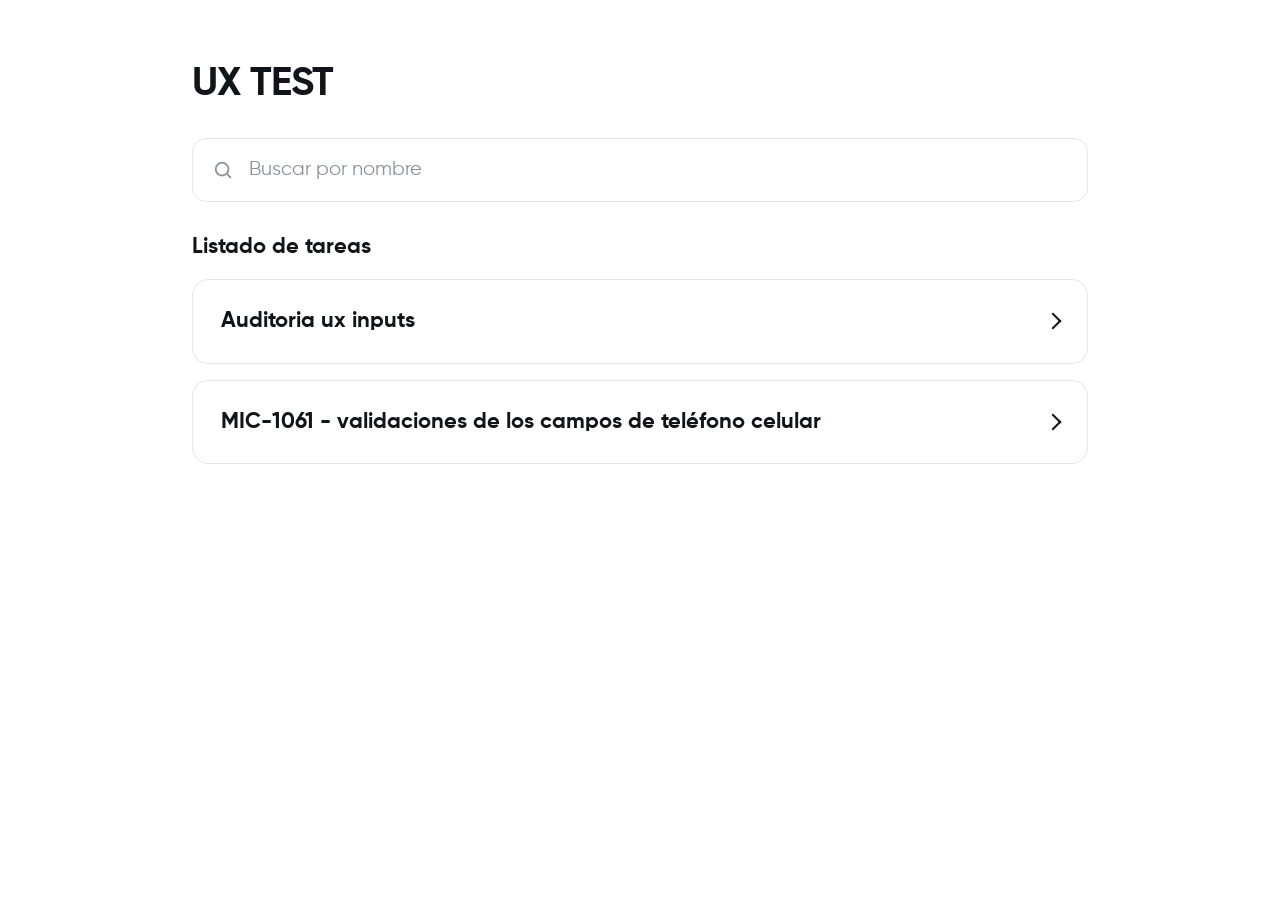
<file: index.html>
<!DOCTYPE html>
<html lang="es-AR">
<head>
<meta charset="utf-8"/>
<meta content="width=device-width, initial-scale=1" name="viewport"/>
<title>UX TEST</title>
<link rel="stylesheet" href="assets/app.css"/>
</head>
<body class="ux-shell">
<main class="ux-wrap">
<h1 class="ux-title">UX TEST</h1>
<div class="ux-search">
<svg class="ico" viewBox="0 0 24 24" fill="none" xmlns="http://www.w3.org/2000/svg"><circle cx="11" cy="11" r="7" stroke="currentColor" stroke-width="2"/><path d="M20 20l-3.2-3.2" stroke="currentColor" stroke-width="2" stroke-linecap="round"/></svg>
<input id="search" type="text" placeholder="Buscar por nombre" autocomplete="off" aria-label="Buscar por nombre"/>
</div>
<p class="ux-list-label">Listado de tareas</p>
<div class="ux-list" id="task-list">
<a class="ux-card" href="auditoria-ux-inputs/" data-name="Auditoria ux inputs"><span>Auditoria ux inputs</span><span class="chev"></span></a>
<a class="ux-card" href="mic-1061-telefono-celular/" data-name="MIC-1061 - validaciones de los campos de teléfono celular"><span>MIC-1061 - validaciones de los campos de teléfono celular</span><span class="chev"></span></a>
</div>
<p class="ux-empty" id="no-results" hidden>No hay tareas que coincidan con la búsqueda.</p>
</main>
<script>
(function(){
  var input = document.getElementById('search');
  var cards = Array.prototype.slice.call(document.querySelectorAll('#task-list .ux-card'));
  var empty = document.getElementById('no-results');
  function norm(s){ return (s||'').toLowerCase(); }
  input.addEventListener('input', function(){
    var q = norm(input.value.trim());
    var visible = 0;
    cards.forEach(function(c){
      var match = norm(c.getAttribute('data-name')).indexOf(q) !== -1;
      c.hidden = !match;
      if(match) visible++;
    });
    empty.hidden = visible !== 0;
  });
})();
</script>
</body>
</html>
</file>
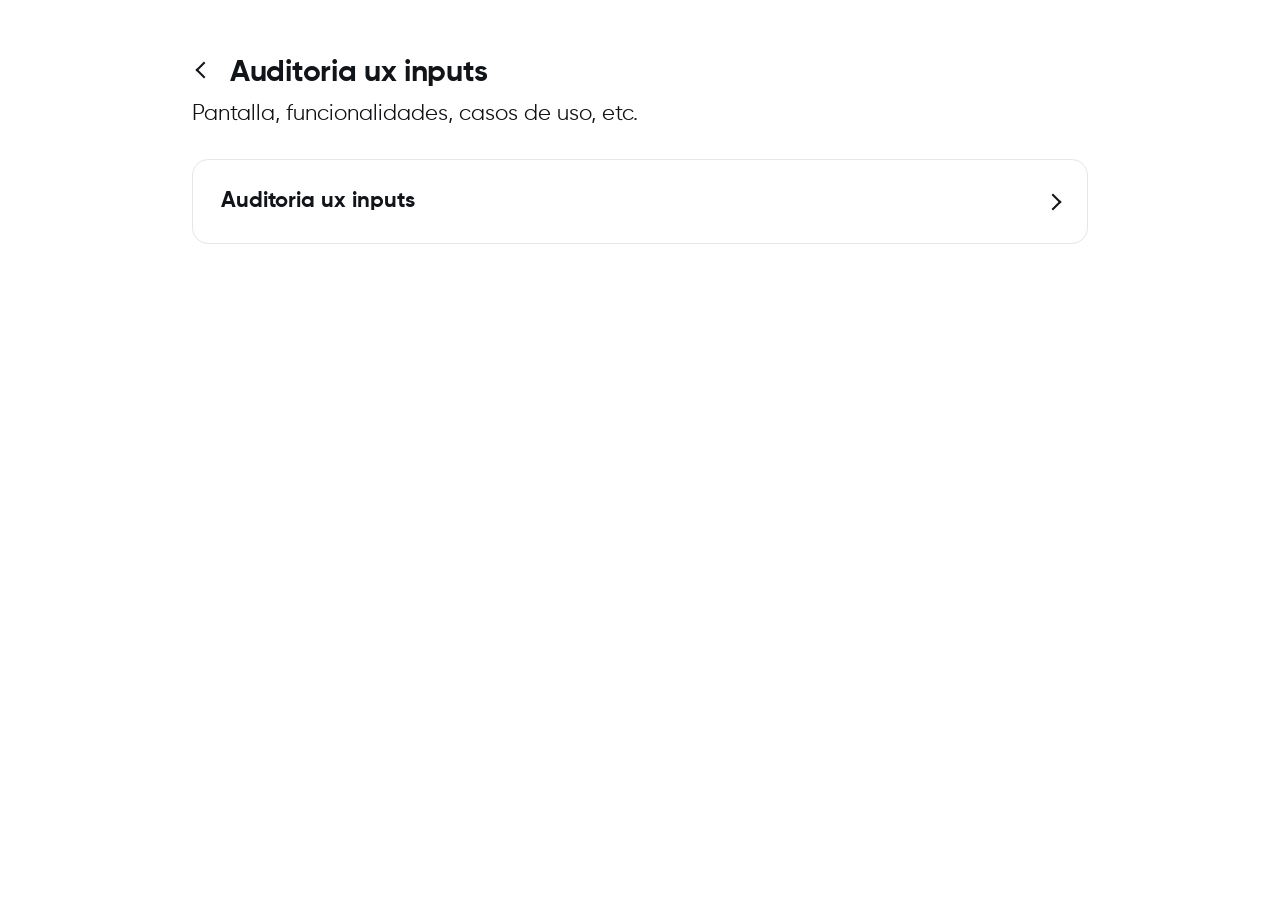
<file: auditoria-ux-inputs/index.html>
<!DOCTYPE html>
<html lang="es-AR">
<head>
<meta charset="utf-8"/>
<meta content="width=device-width, initial-scale=1" name="viewport"/>
<title>Auditoria ux inputs — UX TEST</title>
<link rel="stylesheet" href="../assets/app.css"/>
</head>
<body class="ux-shell">
<main class="ux-wrap">
<div class="ux-head">
<a class="ux-back" href="../" aria-label="Volver"><span class="chev left"></span></a>
<h1 class="ux-section-title">Auditoria ux inputs</h1>
</div>
<p class="ux-sub">Pantalla, funcionalidades, casos de uso, etc.</p>
<div class="ux-list">
<a class="ux-card" href="documento.html"><span>Auditoria ux inputs</span><span class="chev"></span></a>
</div>
</main>
</body>
</html>
</file>
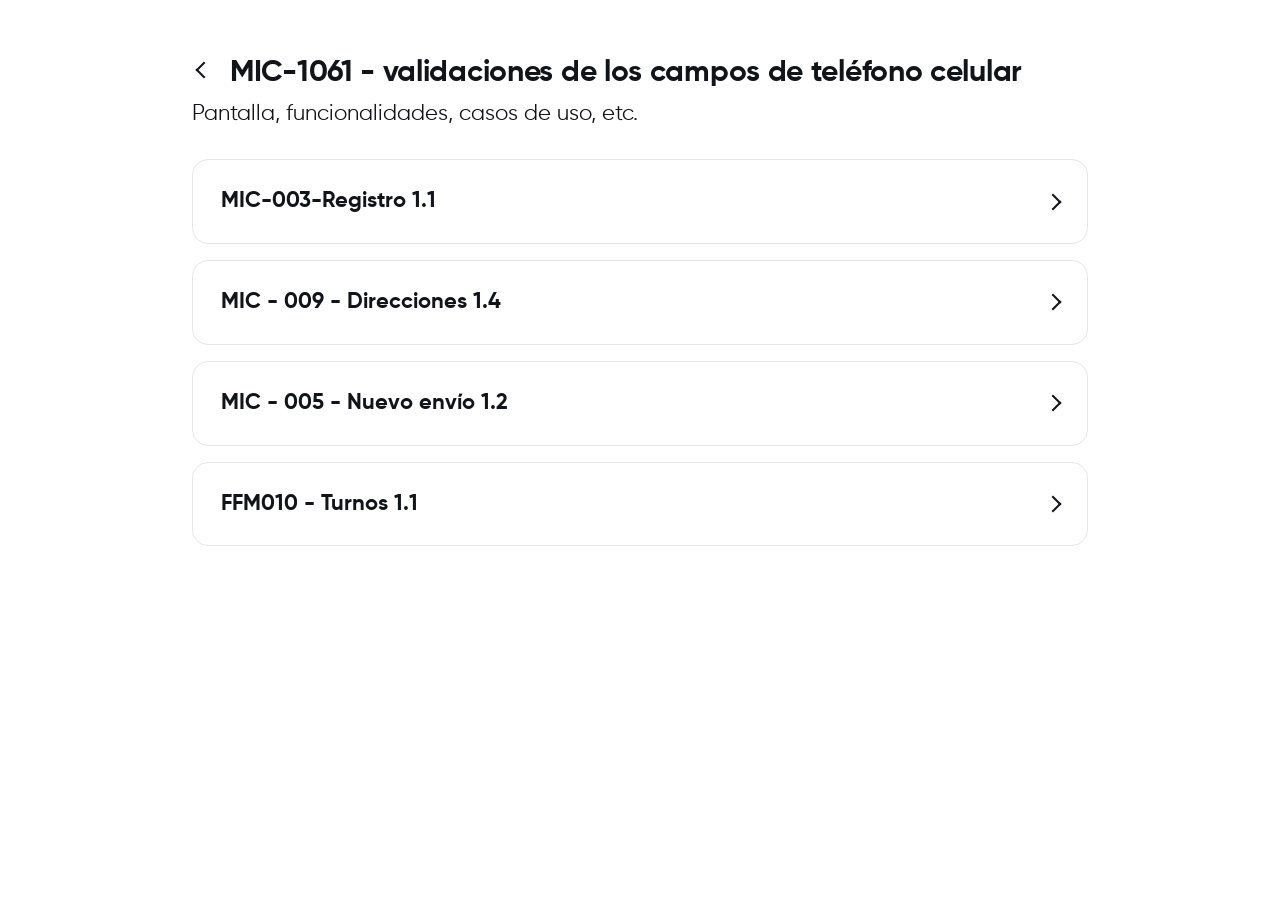
<file: mic-1061-telefono-celular/index.html>
<!DOCTYPE html>
<html lang="es-AR">
<head>
<meta charset="utf-8"/>
<meta content="width=device-width, initial-scale=1" name="viewport"/>
<title>MIC-1061 · Validaciones teléfono celular — UX TEST</title>
<link rel="stylesheet" href="../assets/app.css"/>
</head>
<body class="ux-shell">
<main class="ux-wrap">
<div class="ux-head">
<a class="ux-back" href="../" aria-label="Volver"><span class="chev left"></span></a>
<h1 class="ux-section-title">MIC-1061 - validaciones de los campos de teléfono celular</h1>
</div>
<p class="ux-sub">Pantalla, funcionalidades, casos de uso, etc.</p>
<div class="ux-list">
<a class="ux-card" href="mic-003-registro/"><span>MIC-003-Registro 1.1</span><span class="chev"></span></a>
<a class="ux-card" href="../screen.html#MIC%20-%20009%20-%20Direcciones%201.4"><span>MIC - 009 - Direcciones 1.4</span><span class="chev"></span></a>
<a class="ux-card" href="../screen.html#MIC%20-%20005%20-%20Nuevo%20env%C3%ADo%201.2"><span>MIC - 005 - Nuevo envío 1.2</span><span class="chev"></span></a>
<a class="ux-card" href="../screen.html#FFM010%20-%20Turnos%201.1"><span>FFM010 - Turnos 1.1</span><span class="chev"></span></a>
</div>
</main>
</body>
</html>
</file>
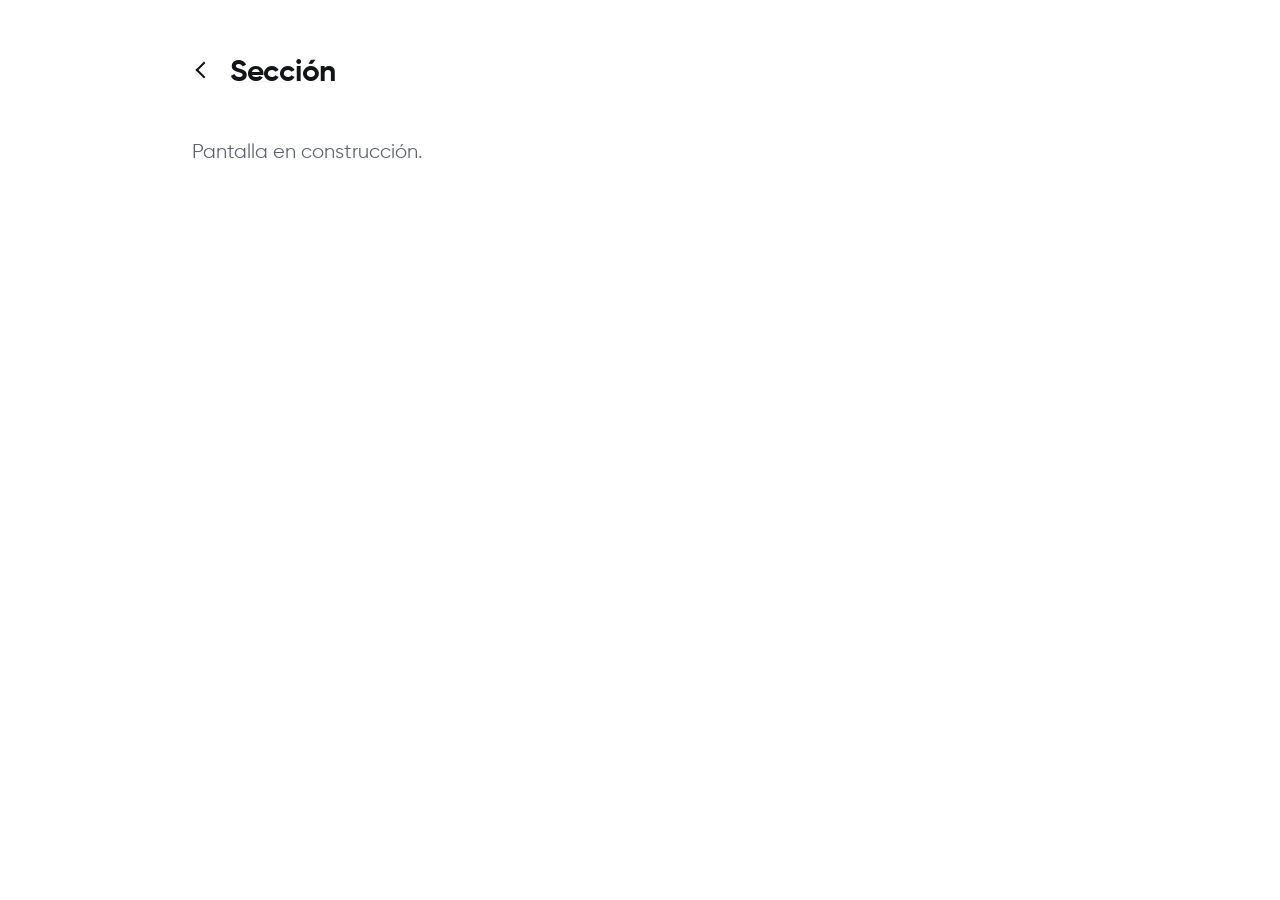
<file: screen.html>
<!DOCTYPE html>
<html lang="es-AR">
<head>
<meta charset="utf-8"/>
<meta content="width=device-width, initial-scale=1" name="viewport"/>
<title>UX TEST</title>
<link rel="stylesheet" href="assets/app.css"/>
</head>
<body class="ux-shell">
<main class="ux-wrap">
<div class="ux-head">
<button class="ux-back" id="back" type="button" aria-label="Volver"><span class="chev left"></span></button>
<h1 class="ux-section-title" id="title">Sección</h1>
</div>
<p class="ux-empty">Pantalla en construcción.</p>
</main>
<script>
(function(){
  var raw = (location.hash || '').replace(/^#/, '');
  var title = raw ? decodeURIComponent(raw) : '';
  if(title){ document.getElementById('title').textContent = title; document.title = title + ' — UX TEST'; }
  document.getElementById('back').addEventListener('click', function(){
    if(history.length > 1){ history.back(); } else { location.href = '/'; }
  });
})();
</script>
</body>
</html>
</file>
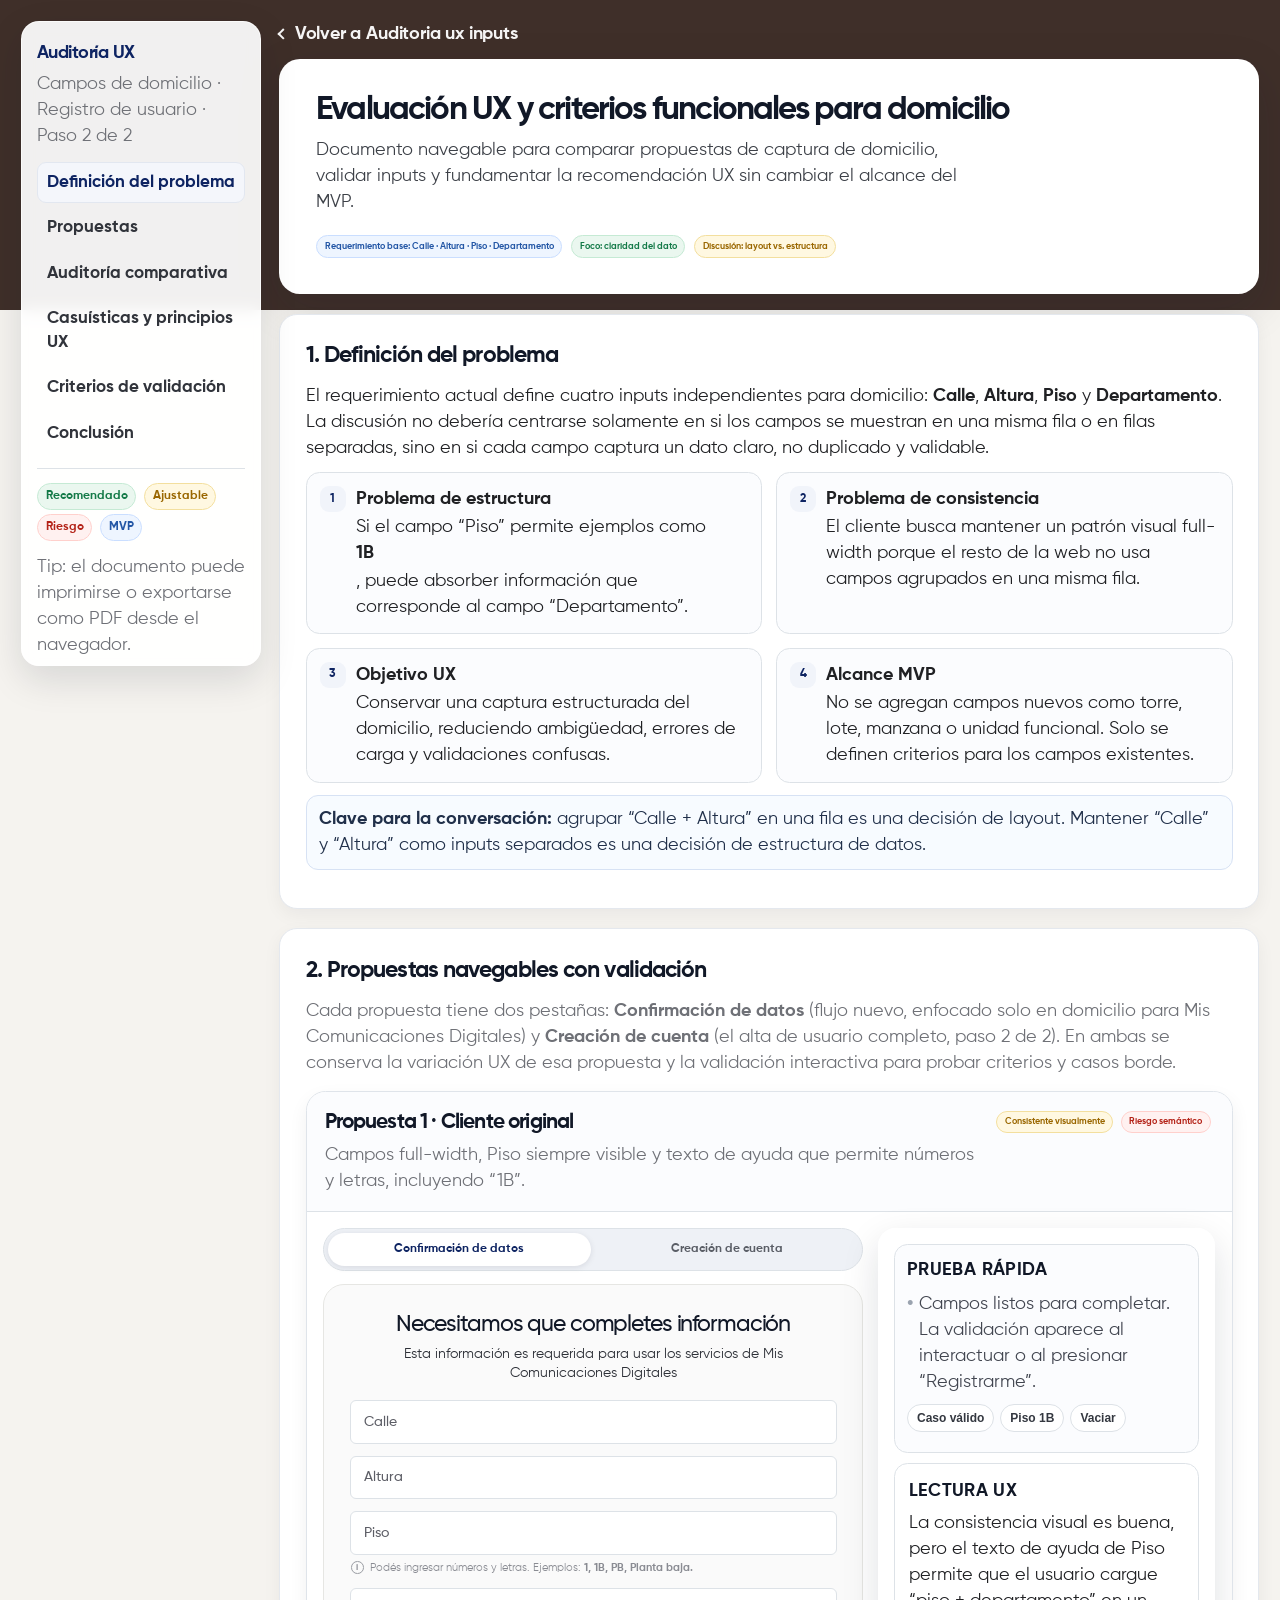
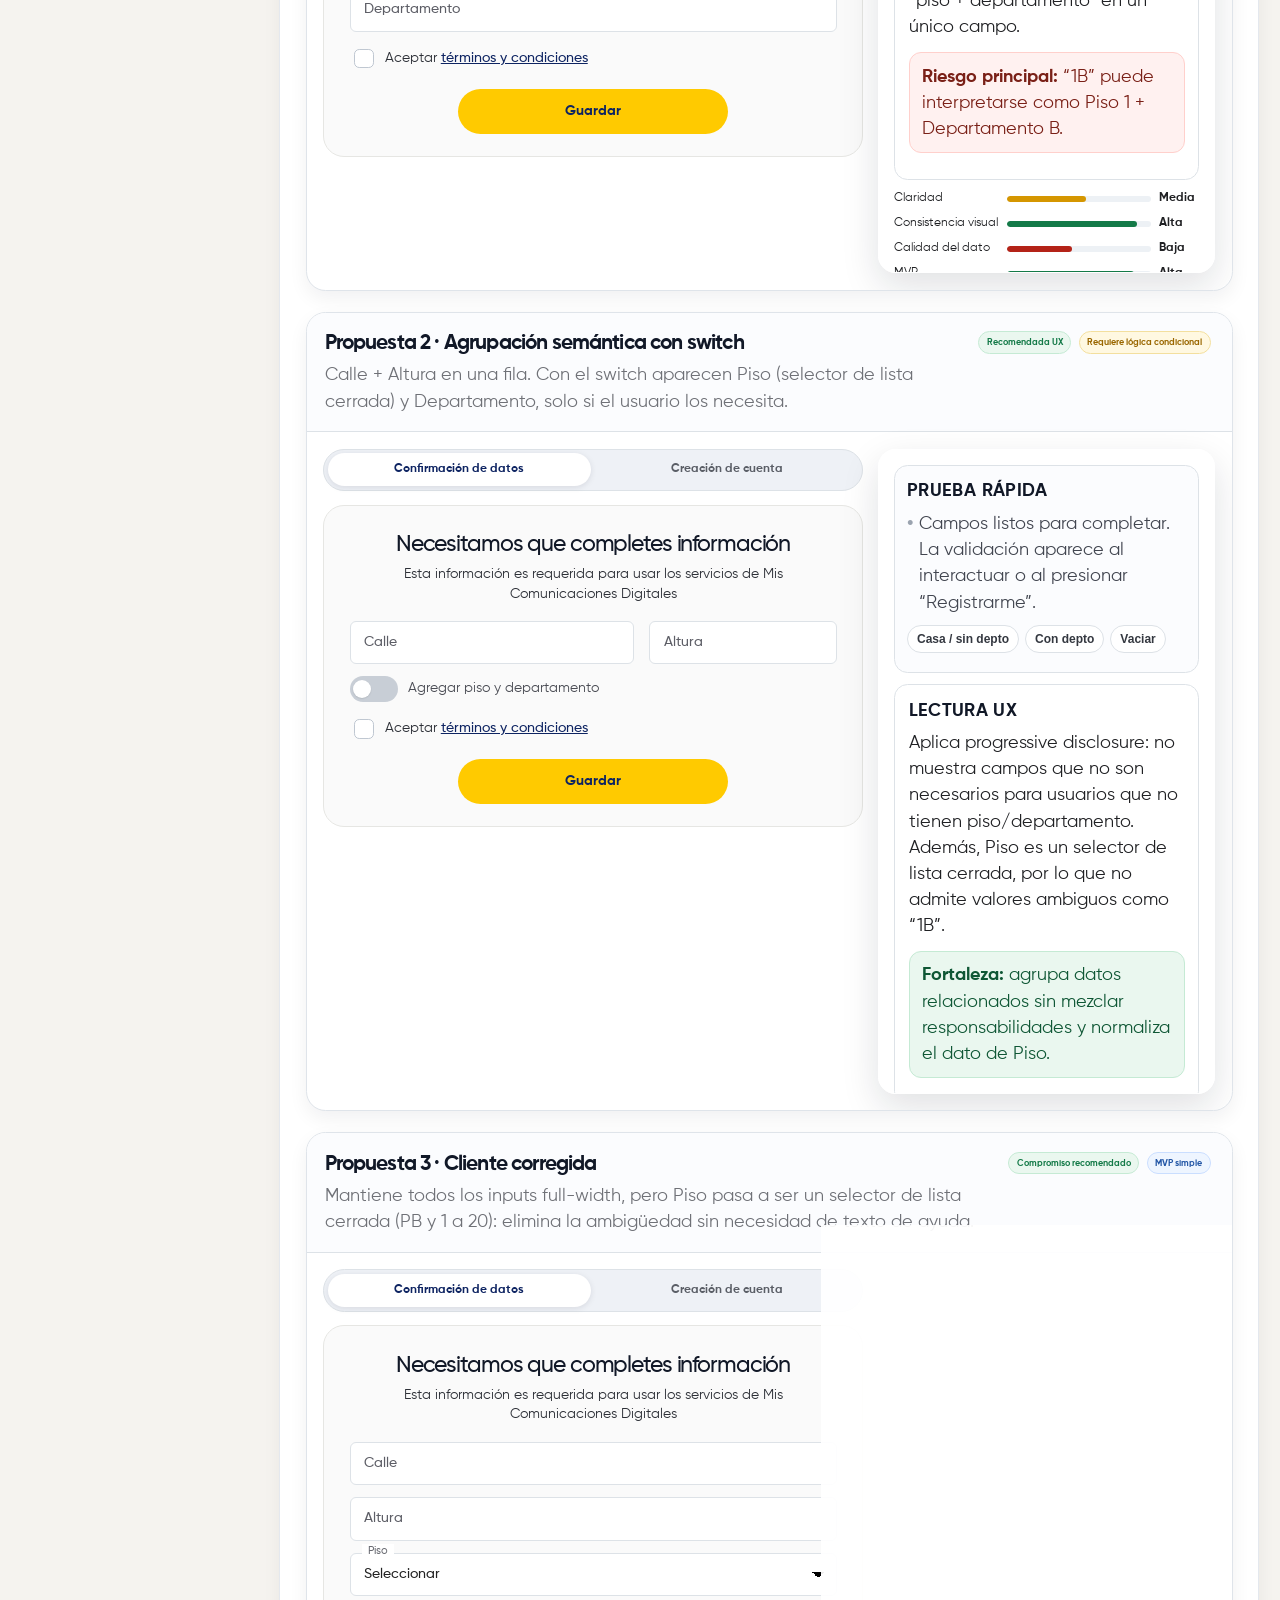
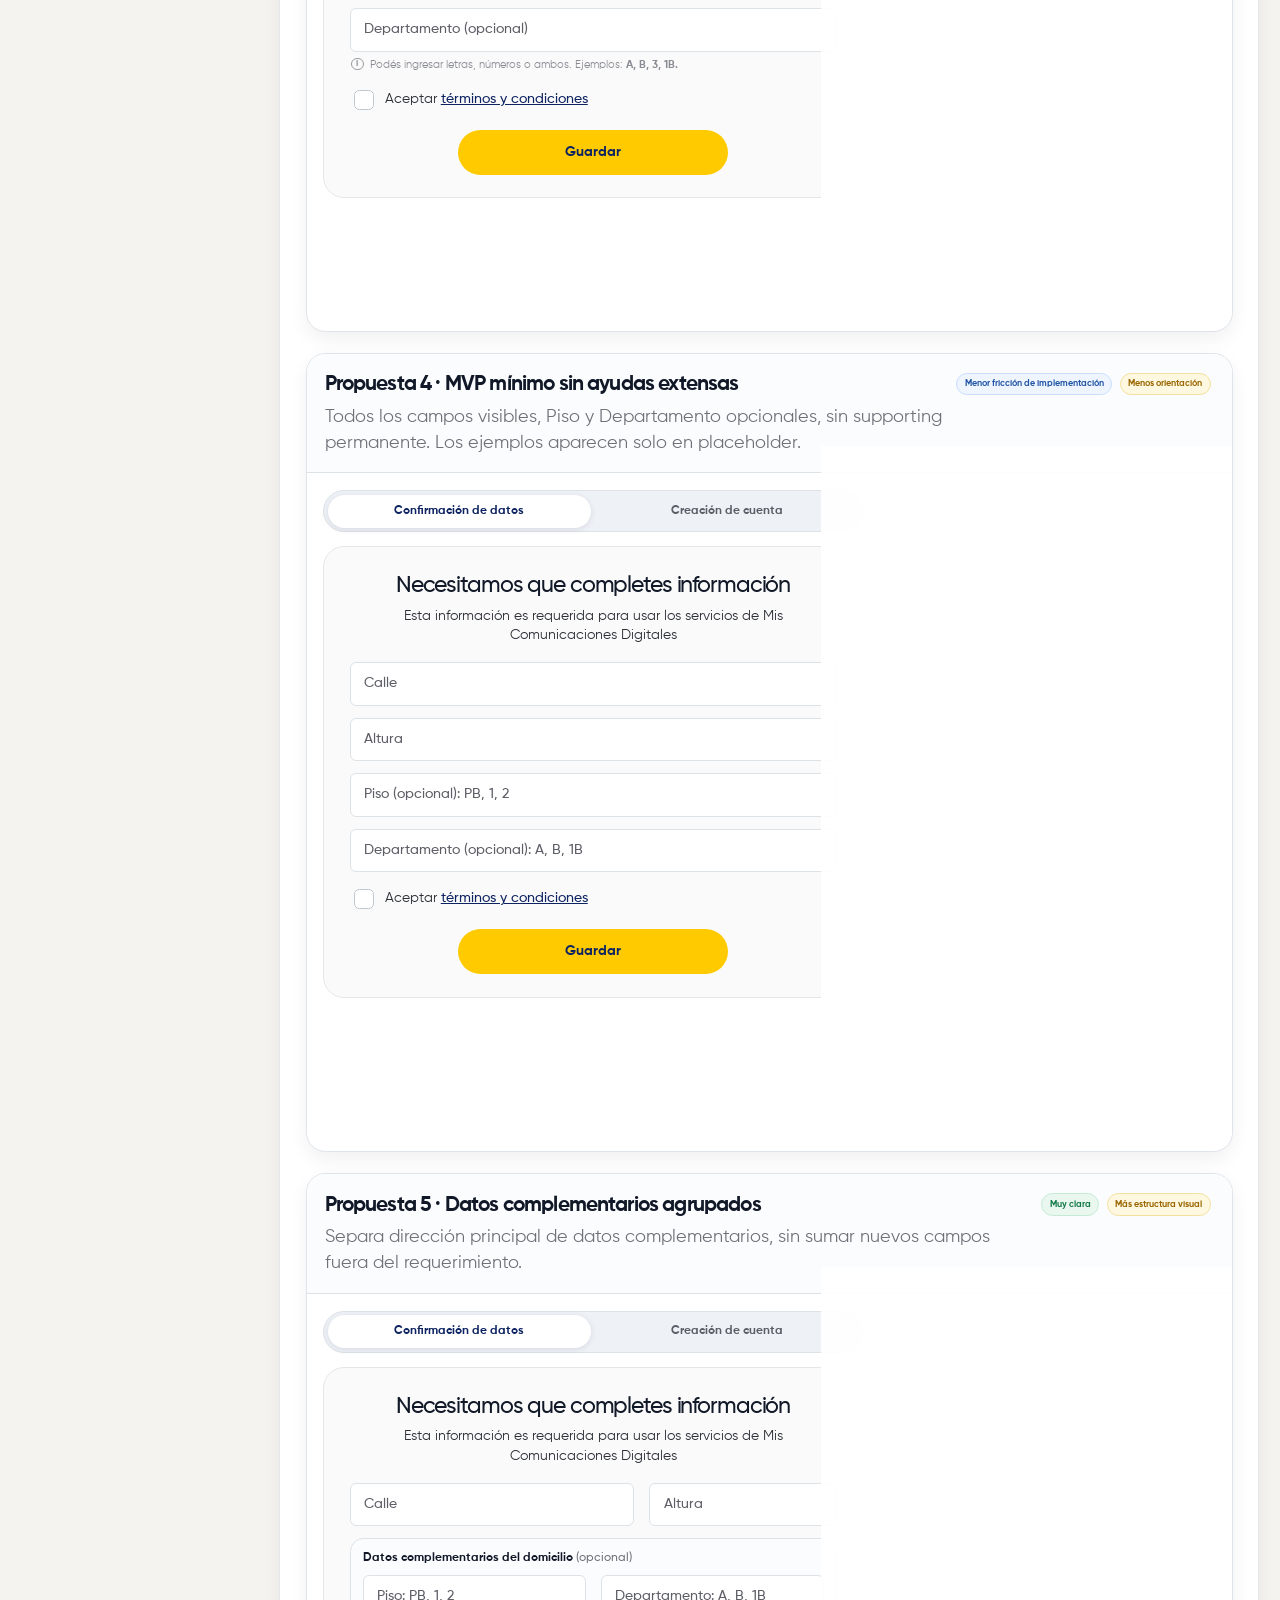
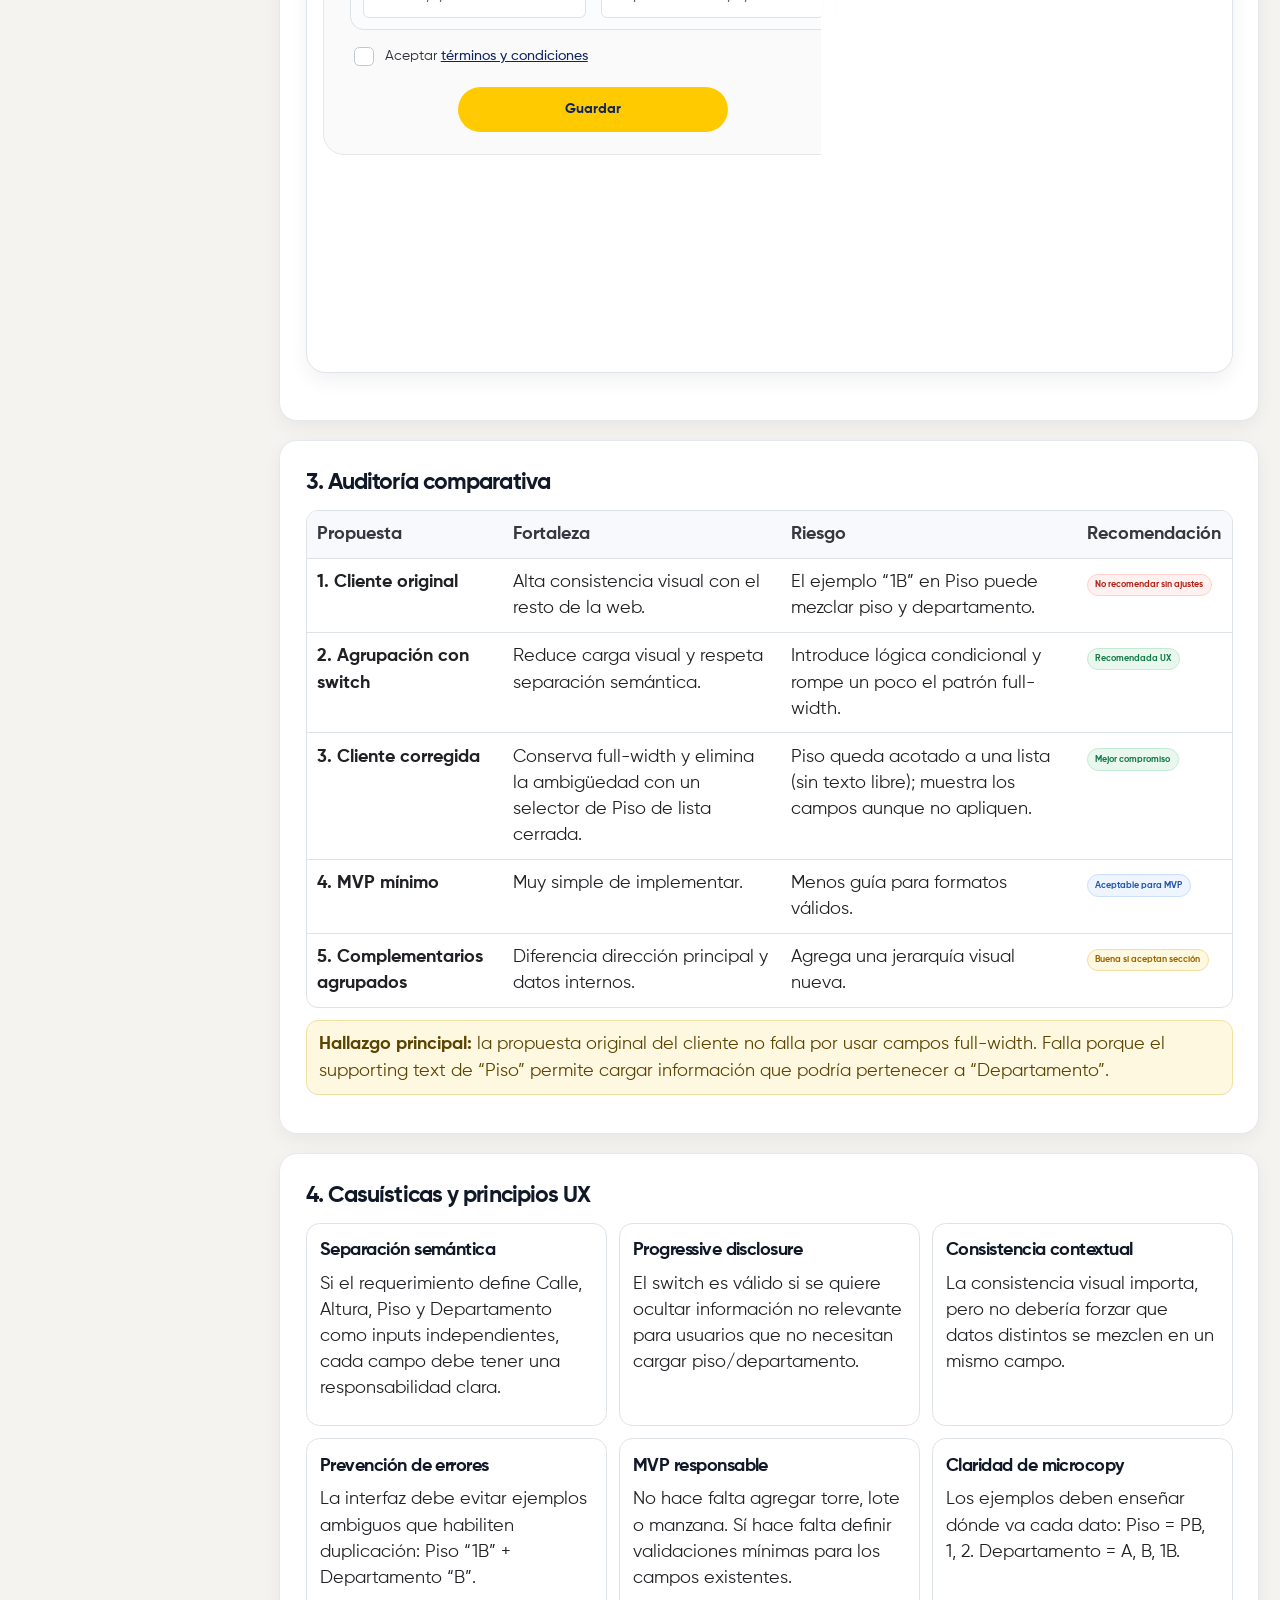
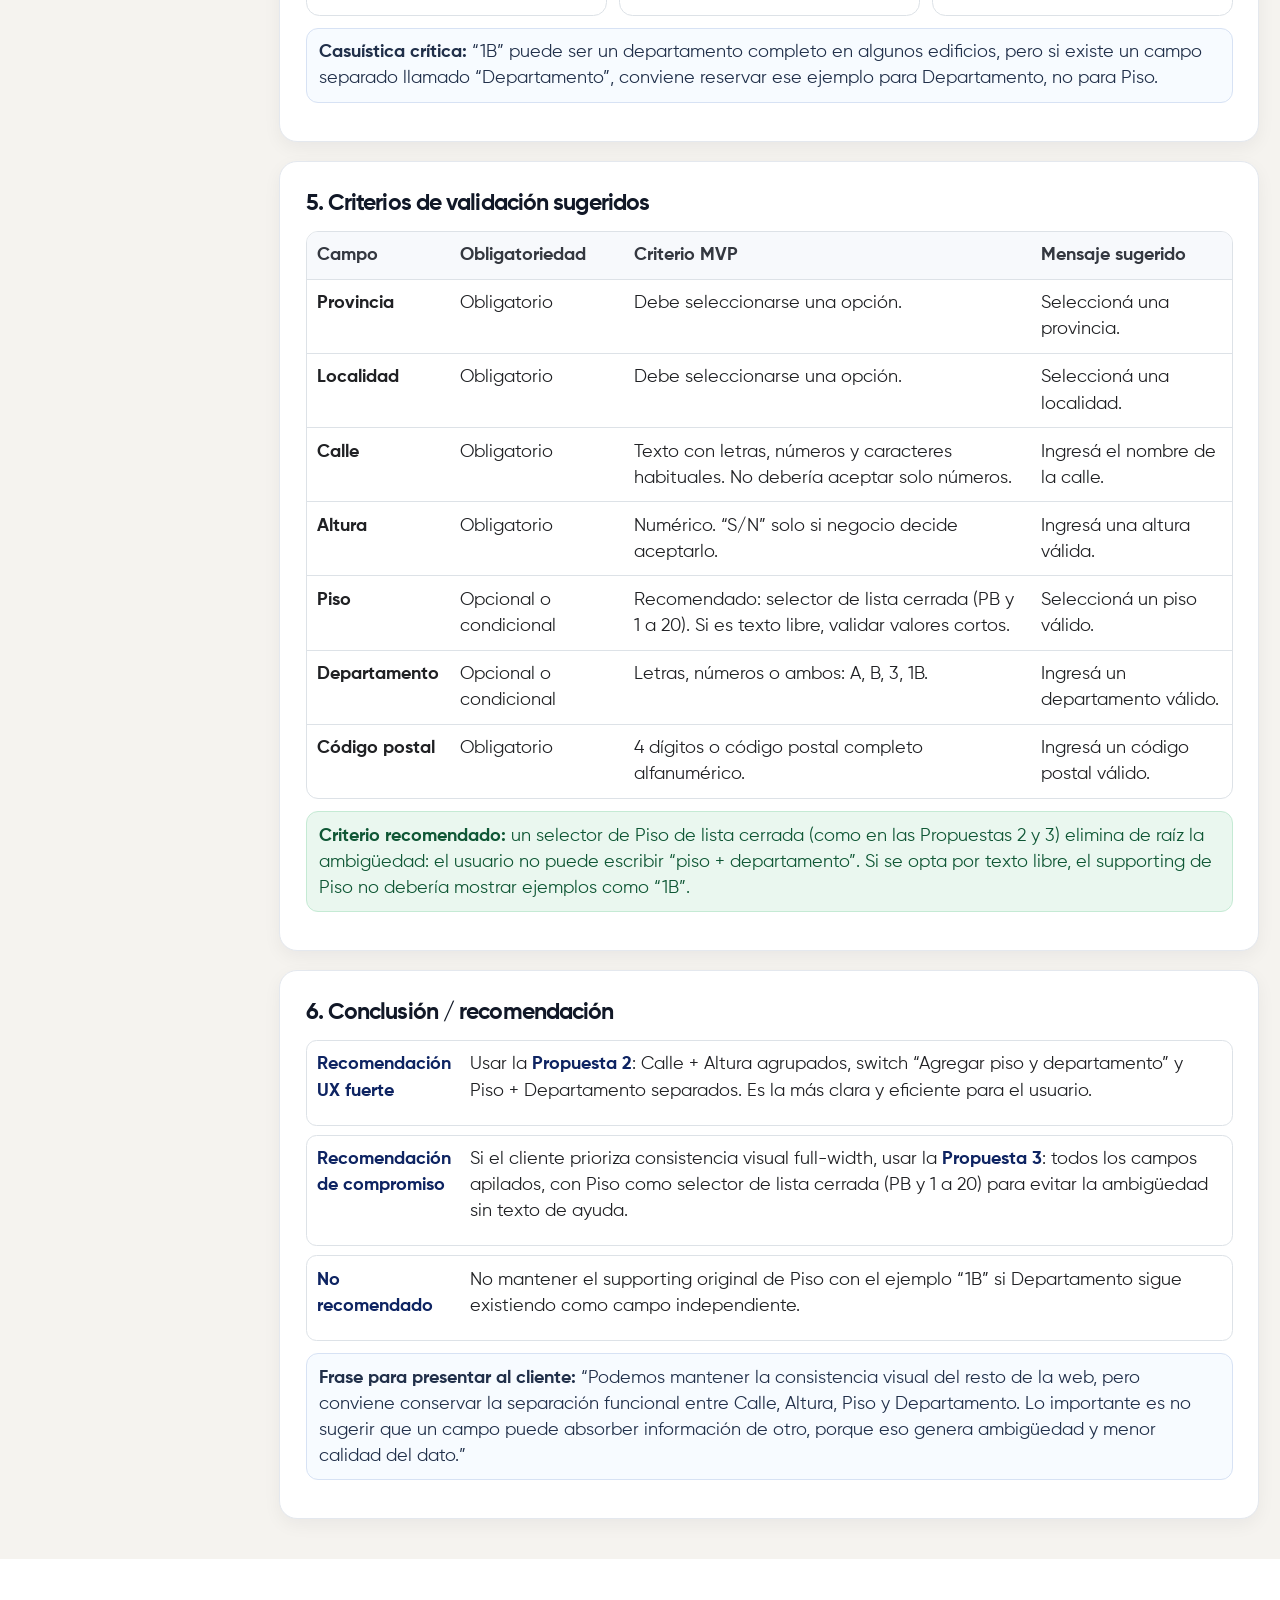
<file: auditoria-ux-inputs/documento.html>
<!DOCTYPE html>

<html lang="es-AR">
<head>
<meta charset="utf-8"/>
<meta content="width=device-width, initial-scale=1" name="viewport"/>
<title>Auditoría UX — Campos de domicilio</title>
<link rel="stylesheet" href="../assets/app.css"/>
<style>
    :root{
      --bg:#f5f3ef;
      --surface:#ffffff;
      --ink:#202124;
      --muted:#6f7177;
      --line:#dde2e7;
      --line-strong:#bfc7d1;
      --navy:#0e2462;
      --focus:#47A7F4;
      --yellow:#ffca00;
      --green:#2f9360;
      --danger:#b42318;
      --danger-bg:#fff1f0;
      --warn:#9a6700;
      --warn-bg:#fff8e1;
      --ok:#147a48;
      --ok-bg:#eaf7ef;
      --info:#2457a6;
      --info-bg:#eef5ff;
      --shadow:0 20px 60px rgba(16,24,40,.14);
      --radius:28px;
      --radius-sm:12px;
      --font: 'Gilroy', Inter, ui-sans-serif, system-ui, -apple-system, BlinkMacSystemFont, "Segoe UI", Roboto, Arial, sans-serif;
    }
    *{box-sizing:border-box}
    html{scroll-behavior:smooth}
    body{margin:0;background:linear-gradient(180deg,#3f2f29 0,#3f2f29 310px,var(--bg) 310px);color:var(--ink);font-family:var(--font);line-height:1.45;zoom:.75}
    a{color:var(--navy)}
    .doc-back{display:inline-flex;align-items:center;gap:10px;color:#fff;text-decoration:none;font-weight:800;font-size:24px;letter-spacing:-.01em;margin:0 0 16px;opacity:.95}
    .doc-back:hover{text-decoration:underline}
    .doc-back .chev-l{width:11px;height:11px;border-left:3px solid #fff;border-bottom:3px solid #fff;transform:rotate(45deg);display:inline-block}
    .layout{display:grid;grid-template-columns:320px minmax(0,1fr);gap:24px;max-width:1820px;margin:0 auto;padding:28px}
    aside{position:sticky;top:20px;height:calc(100vh - 40px);align-self:start;background:rgba(255,255,255,.93);border:1px solid rgba(255,255,255,.72);box-shadow:0 18px 50px rgba(16,24,40,.13);border-radius:24px;padding:20px;backdrop-filter:blur(10px);overflow:auto}
    .brand{font-weight:850;font-size:20px;letter-spacing:-.03em;color:var(--navy);margin:4px 0 6px}
    .doc-subtitle{font-size:13px;color:var(--muted);margin:0 0 16px}
    .nav{display:grid;gap:6px;margin:18px 0}
    .nav a{text-decoration:none;color:#31343b;padding:10px 12px;border-radius:12px;font-weight:650;font-size:14px;border:1px solid transparent}
    .nav a:hover,.nav a.active{background:#f4f6fb;border-color:#e2e7f0;color:var(--navy)}
    .legend{border-top:1px solid var(--line);margin-top:18px;padding-top:16px;font-size:12px;color:var(--muted)}
    .chip{display:inline-flex;align-items:center;gap:6px;border:1px solid var(--line);background:#fff;border-radius:999px;padding:5px 10px;font-size:12px;font-weight:700;color:#555;margin:3px 4px 3px 0}
    .chip.ok{background:var(--ok-bg);color:var(--ok);border-color:#c5ead4}.chip.warn{background:var(--warn-bg);color:var(--warn);border-color:#f3df9e}.chip.bad{background:var(--danger-bg);color:var(--danger);border-color:#ffd0cc}.chip.info{background:var(--info-bg);color:var(--info);border-color:#cadeff}
    main{min-width:0}
    .hero{background:var(--surface);border-radius:var(--radius);box-shadow:var(--shadow);padding:44px 48px;margin:0 0 26px;border:1px solid rgba(255,255,255,.7)}
    h1{font-size:44px;line-height:1.05;margin:0 0 12px;letter-spacing:-.055em;color:#111827}
    .lead{font-size:20px;color:#3d4148;margin:0 0 24px;max-width:900px}
    .meta-row{display:flex;flex-wrap:wrap;gap:8px;margin-top:22px}
    section{background:var(--surface);border:1px solid #e4e8ee;border-radius:24px;padding:34px;margin:0 0 26px;box-shadow:0 8px 24px rgba(16,24,40,.05)}
    h2{font-size:30px;letter-spacing:-.04em;margin:0 0 14px;color:#111827}
    h3{font-size:21px;letter-spacing:-.03em;margin:0 0 10px;color:#111827}
    h4{font-size:15px;margin:0 0 8px;color:#111827;text-transform:uppercase;letter-spacing:.02em}
    p{margin:0 0 14px}.muted{color:var(--muted)}.strong{font-weight:800}.small{font-size:13px}.note{padding:14px 16px;border-radius:16px;border:1px solid #d7e2f4;background:#f7fbff;color:#21304a;margin:16px 0}.warning{padding:14px 16px;border-radius:16px;border:1px solid #f3df9e;background:var(--warn-bg);color:#5b4300;margin:16px 0}.danger{padding:14px 16px;border-radius:16px;border:1px solid #ffd0cc;background:var(--danger-bg);color:#7a2017;margin:16px 0}.success{padding:14px 16px;border-radius:16px;border:1px solid #c5ead4;background:var(--ok-bg);color:#0f5735;margin:16px 0}
    .grid-2{display:grid;grid-template-columns:repeat(2,minmax(0,1fr));gap:18px}.grid-3{display:grid;grid-template-columns:repeat(3,minmax(0,1fr));gap:16px}.card{border:1px solid var(--line);border-radius:18px;padding:18px;background:#fff}.card.soft{background:#fbfcfe}
    .kpi{display:flex;gap:14px;align-items:flex-start}.kpi-num{width:34px;height:34px;border-radius:12px;background:#f1f4fa;color:var(--navy);display:grid;place-items:center;font-weight:850;flex:0 0 34px}.kpi p{margin:0}.kpi strong{display:block;margin-bottom:2px}
    .proposal{border:1px solid #dfe4ea;border-radius:26px;margin:20px 0 28px;overflow:hidden;background:#fff;box-shadow:0 10px 26px rgba(16,24,40,.06)}
    .proposal-head{padding:22px 24px;border-bottom:1px solid var(--line);display:grid;grid-template-columns:minmax(0,1fr) auto;gap:18px;align-items:start;background:#fbfcfe}.proposal-title{margin:0;font-size:28px;letter-spacing:-.04em}.proposal-desc{margin:4px 0 0;color:var(--muted)}.proposal-badges{display:flex;flex-wrap:wrap;gap:6px;justify-content:flex-end}.proposal-body{display:grid;grid-template-columns:720px minmax(340px,1fr);gap:20px;padding:22px}.audit-side{display:grid;gap:14px;align-content:start}.score-grid{display:grid;gap:10px}.score{display:grid;grid-template-columns:140px minmax(0,1fr) 54px;gap:10px;align-items:center;font-size:13px}.bar{height:8px;background:#edf1f5;border-radius:999px;overflow:hidden}.bar span{display:block;height:100%;border-radius:999px;background:#8995a4}.bar.ok span{background:var(--ok)}.bar.warn span{background:#d59600}.bar.bad span{background:var(--danger)}
    .mock-bg{background:transparent;padding:0;border-radius:0;border:0}.modal{background:#FAFAFA;border:1px solid #e6e6e3;border-radius:28px;padding:30px 34px;box-shadow:none;position:relative}.close{position:absolute;right:22px;top:16px;font-size:36px;line-height:1;color:#777;font-weight:250}.modal-top{display:flex;align-items:flex-start;justify-content:space-between;gap:20px;margin-bottom:24px}.mock-title{font-size:30px;line-height:1.05;margin:0 48px 8px 0;letter-spacing:-.05em;font-weight:600}.step{font-size:18px;margin-right:26px;color:#24272d}.mock-sub{font-size:18px;margin:0 0 24px;color:#2d3037}.form-grid{display:grid;gap:16px}.form-row{display:grid;grid-template-columns:minmax(0,1fr) 250px;gap:20px}.form-row.equal{grid-template-columns:1fr 1fr}.field-wrap{position:relative}.input,.select{width:100%;height:58px;border:2px solid var(--line);border-radius:8px;background:#fff;color:#222;font-size:19px;font-weight:500;padding:0 18px;outline:none;font-family:inherit;transition:.15s border,.15s box-shadow}.select{appearance:none;background-image:linear-gradient(45deg,transparent 50%,#000 50%),linear-gradient(135deg,#000 50%,transparent 50%);background-position:calc(100% - 23px) 25px,calc(100% - 16px) 25px;background-size:8px 8px,8px 8px;background-repeat:no-repeat;padding-right:46px}.input::placeholder{color:#5d5e66;opacity:1}.input:focus::placeholder{color:transparent}.input:focus,.select:focus{border-color:var(--focus);box-shadow:none}.floating-label{position:absolute;left:16px;top:-11px;background:#fff;padding:0 8px;color:var(--focus);font-size:15px;font-weight:600;line-height:20px;opacity:0;visibility:hidden;z-index:2;transition:.12s opacity}.field-wrap:focus-within .floating-label,.field-wrap:has(.input:not(:placeholder-shown)) .floating-label,.select-field .floating-label{opacity:1;visibility:visible}.select-field .floating-label{color:#696b72}.helper{display:flex;gap:8px;align-items:flex-start;font-size:14px;color:#8a8c93;margin:8px 2px 0}.helper .ico{width:17px;height:17px;border:1.5px solid #9a9da3;border-radius:50%;display:inline-grid;place-items:center;font-size:12px;font-weight:900;line-height:1;flex:0 0 17px}.field-error{font-size:13px;color:var(--danger);margin:6px 2px 0;display:none}.field-warning{font-size:13px;color:var(--warn);margin:6px 2px 0;display:none}.field-wrap.invalid .input,.field-wrap.invalid .select{border-color:var(--danger);box-shadow:0 0 0 3px rgba(180,35,24,.08)}.field-wrap.invalid .field-error{display:block}.field-wrap.has-warning .field-warning{display:block}.actions{display:grid;grid-template-columns:1fr 1.15fr;gap:22px;align-items:center;margin-top:20px}.back{justify-self:start;color:var(--navy);font-weight:850;text-decoration:underline;text-decoration-color:var(--yellow);text-decoration-thickness:3px;text-underline-offset:4px;font-size:18px}.primary{height:60px;border:0;border-radius:999px;background:var(--yellow);color:var(--navy);font-size:19px;font-weight:850;font-family:inherit;cursor:pointer}.primary:hover{filter:brightness(.98)}.footer-login{border-top:1px solid var(--line);margin-top:26px;padding-top:26px;text-align:center;font-size:18px}.footer-login a{font-weight:600;text-underline-offset:3px}.switch-line{display:flex;align-items:center;gap:14px}.switch{position:relative;width:64px;height:34px;display:inline-block;flex:0 0 auto}.switch input{opacity:0;width:0;height:0}.slider{position:absolute;inset:0;background:#c8ced6;border-radius:999px;cursor:pointer;transition:.2s}.slider:before{content:"";position:absolute;width:24px;height:24px;left:5px;top:5px;background:#fff;border-radius:50%;transition:.2s;box-shadow:0 1px 2px rgba(0,0,0,.12)}.switch input:checked + .slider{background:var(--green)}.switch input:checked + .slider:before{transform:translateX(30px)}.switch-text{font-size:18px;color:#4a4c54}.conditional{display:none}.conditional.show{display:grid}.validation-panel{border:1px solid var(--line);background:#fbfcfe;border-radius:18px;padding:16px}.validation-panel h4{margin-bottom:10px}.validation-list{list-style:none;padding:0;margin:0;display:grid;gap:8px}.validation-list li{display:flex;gap:8px;align-items:flex-start;font-size:14px;color:#424650}.validation-list li:before{content:"•";color:#9aa3af;font-weight:900}.validation-list li.ok:before{content:"✓";color:var(--ok)}.validation-list li.bad:before{content:"×";color:var(--danger)}.validation-list li.warn:before{content:"!";color:var(--warn)}.inline-tools{display:flex;flex-wrap:wrap;gap:8px;margin-top:12px}.ghost{border:1px solid var(--line);background:#fff;border-radius:999px;padding:8px 12px;font-size:13px;font-weight:750;cursor:pointer;color:#343840}.ghost:hover{background:#f7f9fc}.results{margin-top:10px;font-size:13px}.status-pill{display:inline-flex;align-items:center;gap:6px;border-radius:999px;padding:6px 10px;font-size:12px;font-weight:850}.status-pill.ok{background:var(--ok-bg);color:var(--ok)}.status-pill.bad{background:var(--danger-bg);color:var(--danger)}.status-pill.warn{background:var(--warn-bg);color:var(--warn)}
    table{width:100%;border-collapse:separate;border-spacing:0;border:1px solid var(--line);border-radius:16px;overflow:hidden;font-size:14px}th,td{padding:14px;border-bottom:1px solid var(--line);vertical-align:top;text-align:left}th{background:#f7f9fc;color:#343840;font-weight:850}tr:last-child td{border-bottom:0}.decision{display:grid;gap:12px}.decision-row{display:grid;grid-template-columns:190px minmax(0,1fr);gap:14px;padding:14px;border:1px solid var(--line);border-radius:14px;background:#fff}.decision-row strong{color:var(--navy)}
    .print-note{font-size:12px;color:var(--muted);margin-top:14px}
    /* Tamaño base/mínimo de lectura unificado (= .lead, 24px) fuera de las cards de propuestas */
    .brand{font-size:24px}
    .doc-subtitle{font-size:24px}
    .nav a{font-size:22px}
    .legend{font-size:24px}
    .legend .chip{font-size:16px}
    .legend .print-note{font-size:24px}
    .lead{font-size:24px}
    section>p{font-size:24px}
    .grid-2 .kpi p{font-size:24px}.grid-2 .kpi strong{font-size:24px}
    .grid-3 .card h3{font-size:24px}.grid-3 .card p{font-size:24px}
    section>.note,section>.warning,section>.danger,section>.success{font-size:24px}
    table{font-size:24px}
    .decision-row p,.decision-row strong{font-size:24px}
    /* Encabezado de la propuesta + tarjetas de auditoría: body unificado a 24px */
    .proposal-desc{font-size:24px}
    .audit-side .validation-panel h4,.audit-side .card h4{font-size:24px}
    .audit-side .validation-list li{font-size:24px}
    .audit-side .card p{font-size:24px}
    .audit-side .note,.audit-side .success,.audit-side .danger,.audit-side .warning{font-size:24px}
    .audit-side .ghost{font-size:16px}
    .audit-side .score{font-size:16px}
    .audit-side .results,.audit-side .status-pill{font-size:15px}
    /* Pestañas de tipo de card en cada propuesta */
    .card-tabs{display:flex;gap:6px;margin:0 0 18px;background:#eef1f6;border:1px solid var(--line);border-radius:999px;padding:5px}
    .card-tab{flex:1;border:0;background:transparent;border-radius:999px;padding:12px 14px;font-family:inherit;font-size:16px;font-weight:700;color:#5a5e66;cursor:pointer;transition:.15s}
    .card-tab.active{background:#fff;color:var(--navy);box-shadow:0 2px 8px rgba(16,24,40,.10)}
    .card-tab:hover:not(.active){color:var(--navy)}
    .tab-panel{display:none}
    .tab-panel.active{display:block}
    .confirm-card .mock-title{text-align:center;margin:8px 0 10px}
    .confirm-card .mock-sub{text-align:center;margin:0 0 22px}
    .terms{display:flex;align-items:center;gap:12px;margin:20px 2px 2px;font-size:18px;color:#2d3037}
    .terms input{appearance:none;-webkit-appearance:none;width:26px;height:26px;flex:0 0 auto;border:2px solid var(--line-strong);border-radius:7px;background:#fff;cursor:pointer;position:relative;transition:.15s}
    .terms input:checked{background:var(--navy);border-color:var(--navy)}
    .terms input:checked::after{content:"";position:absolute;left:8px;top:4px;width:6px;height:11px;border:solid #fff;border-width:0 2.5px 2.5px 0;transform:rotate(45deg)}
    .terms a{font-weight:600;color:var(--navy)}
    .confirm-actions{display:flex;justify-content:center;margin-top:24px}
    .confirm-actions .primary{min-width:360px;padding:0 48px}
    @media (max-width:1100px){.layout{grid-template-columns:1fr;padding:18px}aside{position:relative;height:auto;top:auto}.nav{grid-template-columns:repeat(2,minmax(0,1fr))}.proposal-body{grid-template-columns:1fr}.form-row,.form-row.equal{grid-template-columns:1fr}.hero{padding:34px 28px}section{padding:26px}.score{grid-template-columns:120px minmax(0,1fr) 44px}}
    @media (max-width:680px){body{background:var(--bg)}.layout{padding:10px}.hero{padding:26px 20px;border-radius:20px}h1{font-size:34px}.lead{font-size:17px}section{padding:20px;border-radius:20px}.proposal-head{grid-template-columns:1fr}.proposal-badges{justify-content:flex-start}.proposal-body{padding:16px}.mock-bg{padding:0}.modal{padding:24px 18px;border-radius:22px}.mock-title{font-size:25px}.mock-sub,.input,.select,.switch-text,.footer-login,.step{font-size:16px}.actions{grid-template-columns:1fr}.primary{width:100%}.back{justify-self:center}.nav{grid-template-columns:1fr}.decision-row{grid-template-columns:1fr}}
    @media print{body{background:#fff}.layout{display:block;padding:0}aside{display:none}.hero,section,.proposal{box-shadow:none;break-inside:avoid}.proposal-body{grid-template-columns:1fr}.primary,.ghost{display:none}}
  </style>
</head>
<body>
<div class="layout">
<aside>
<div class="brand">Auditoría UX</div>
<p class="doc-subtitle">Campos de domicilio · Registro de usuario · Paso 2 de 2</p>
<nav aria-label="Navegación del documento" class="nav">
<a href="#contexto">Definición del problema</a>
<a href="#propuestas">Propuestas</a>
<a href="#auditoria">Auditoría comparativa</a>
<a href="#casuisticas">Casuísticas y principios UX</a>
<a href="#validaciones">Criterios de validación</a>
<a href="#conclusion">Conclusión</a>
</nav>
<div class="legend">
<div class="chip ok">Recomendado</div>
<div class="chip warn">Ajustable</div>
<div class="chip bad">Riesgo</div>
<div class="chip info">MVP</div>
<p class="print-note">Tip: el documento puede imprimirse o exportarse como PDF desde el navegador.</p>
</div>
</aside>
<main>
<a class="doc-back" href="index.html"><span class="chev-l"></span>Volver a Auditoria ux inputs</a>
<header class="hero">
<h1>Evaluación UX y criterios funcionales para domicilio</h1>
<p class="lead">Documento navegable para comparar propuestas de captura de domicilio, validar inputs y fundamentar la recomendación UX sin cambiar el alcance del MVP.</p>
<div class="meta-row">
<span class="chip info">Requerimiento base: Calle · Altura · Piso · Departamento</span>
<span class="chip ok">Foco: claridad del dato</span>
<span class="chip warn">Discusión: layout vs. estructura</span>
</div>
</header>
<section id="contexto">
<h2>1. Definición del problema</h2>
<p>El requerimiento actual define cuatro inputs independientes para domicilio: <strong>Calle</strong>, <strong>Altura</strong>, <strong>Piso</strong> y <strong>Departamento</strong>. La discusión no debería centrarse solamente en si los campos se muestran en una misma fila o en filas separadas, sino en si cada campo captura un dato claro, no duplicado y validable.</p>
<div class="grid-2">
<div class="card soft kpi"><div class="kpi-num">1</div><p><strong>Problema de estructura</strong>Si el campo “Piso” permite ejemplos como <strong>1B</strong>, puede absorber información que corresponde al campo “Departamento”.</p></div>
<div class="card soft kpi"><div class="kpi-num">2</div><p><strong>Problema de consistencia</strong>El cliente busca mantener un patrón visual full-width porque el resto de la web no usa campos agrupados en una misma fila.</p></div>
<div class="card soft kpi"><div class="kpi-num">3</div><p><strong>Objetivo UX</strong>Conservar una captura estructurada del domicilio, reduciendo ambigüedad, errores de carga y validaciones confusas.</p></div>
<div class="card soft kpi"><div class="kpi-num">4</div><p><strong>Alcance MVP</strong>No se agregan campos nuevos como torre, lote, manzana o unidad funcional. Solo se definen criterios para los campos existentes.</p></div>
</div>
<div class="note"><strong>Clave para la conversación:</strong> agrupar “Calle + Altura” en una fila es una decisión de layout. Mantener “Calle” y “Altura” como inputs separados es una decisión de estructura de datos.</div>
</section>
<section id="propuestas">
<h2>2. Propuestas navegables con validación</h2>
<p class="muted">Cada propuesta tiene dos pestañas: <strong>Confirmación de datos</strong> (flujo nuevo, enfocado solo en domicilio para Mis Comunicaciones Digitales) y <strong>Creación de cuenta</strong> (el alta de usuario completo, paso 2 de 2). En ambas se conserva la variación UX de esa propuesta y la validación interactiva para probar criterios y casos borde.</p>
<!-- Proposal 1 -->
<article class="proposal" id="propuesta-cliente-original">
<div class="proposal-head">
<div>
<h3 class="proposal-title">Propuesta 1 · Cliente original</h3>
<p class="proposal-desc">Campos full-width, Piso siempre visible y texto de ayuda que permite números y letras, incluyendo “1B”.</p>
</div>
<div class="proposal-badges"><span class="chip warn">Consistente visualmente</span><span class="chip bad">Riesgo semántico</span></div>
</div>
<div class="proposal-body">
<div class="mock-bg">
<div class="card-tabs"><button class="card-tab active" type="button" data-tab="confirm">Confirmación de datos</button><button class="card-tab" type="button" data-tab="account">Creación de cuenta</button></div>
<div class="tab-panel active" data-panel="confirm">
<form class="modal ux-form confirm-card" data-proposal="cliente-original" data-cardtype="confirm" novalidate="">
<h3 class="mock-title">Necesitamos que completes información</h3>
<p class="mock-sub">Esta información es requerida para usar los servicios de Mis Comunicaciones Digitales</p>
<div class="form-grid">
<div class="field-wrap"><span class="floating-label">Calle</span><input class="input" data-validate="street" name="calle" placeholder="Calle"/><div class="field-error"></div></div>
<div class="field-wrap"><span class="floating-label">Altura</span><input class="input" data-validate="number" inputmode="numeric" name="altura" placeholder="Altura"/><div class="field-error"></div><div class="field-warning"></div></div>
<div class="field-wrap"><span class="floating-label">Piso</span><input class="input" data-validate="floor-client" name="piso" placeholder="Piso"/><div class="helper"><span class="ico">i</span><span>Podés ingresar números y letras. Ejemplos: <strong>1, 1B, PB, Planta baja.</strong></span></div><div class="field-error"></div><div class="field-warning"></div></div>
<div class="field-wrap"><span class="floating-label">Departamento</span><input class="input" data-validate="apartment" name="departamento" placeholder="Departamento"/><div class="field-error"></div><div class="field-warning"></div></div>
</div>
<label class="terms"><input type="checkbox" name="terms"/><span>Aceptar <a href="javascript:void(0)">términos y condiciones</a></span></label>
<div class="confirm-actions"><button class="primary" type="submit">Guardar</button></div>
</form>
</div>
<div class="tab-panel" data-panel="account">
<form class="modal ux-form" data-proposal="cliente-original" novalidate="">
<div class="close">×</div>
<div class="modal-top"><div><h3 class="mock-title">Creá tu usuario</h3><p class="mock-sub">Para finalizar, completá tu dirección.</p></div><div class="step">Paso 2 de 2</div></div>
<div class="form-grid">
<div class="field-wrap select-field"><span class="floating-label">Provincia</span><select class="select" data-validate="province" name="provincia"><option value="">Seleccionar</option><option>Córdoba</option><option>Buenos Aires</option><option>Santa Fe</option></select><div class="field-error"></div></div>
<div class="field-wrap select-field"><span class="floating-label">Localidad</span><select class="select" data-validate="locality" name="localidad"><option value="">Seleccionar</option><option>Córdoba Capital</option><option>Villa Allende</option><option>Río Cuarto</option></select><div class="field-error"></div></div>
<div class="field-wrap"><span class="floating-label">Calle</span><input class="input" data-validate="street" name="calle" placeholder="Calle"/><div class="field-error"></div></div>
<div class="field-wrap"><span class="floating-label">Altura</span><input class="input" data-validate="number" inputmode="numeric" name="altura" placeholder="Altura"/><div class="field-error"></div><div class="field-warning"></div></div>
<div class="field-wrap"><span class="floating-label">Piso</span><input class="input" data-validate="floor-client" name="piso" placeholder="Piso"/><div class="helper"><span class="ico">i</span><span>Podés ingresar números y letras. Ejemplos: <strong>1, 1B, PB, Planta baja.</strong></span></div><div class="field-error"></div><div class="field-warning"></div></div>
<div class="field-wrap"><span class="floating-label">Departamento</span><input class="input" data-validate="apartment" name="departamento" placeholder="Departamento"/><div class="field-error"></div><div class="field-warning"></div></div>
<div class="field-wrap"><span class="floating-label">Código postal</span><input class="input" data-validate="postal" name="cp" placeholder="Código postal"/><div class="field-error"></div></div>
</div>
<div class="actions"><a class="back" href="javascript:void(0)">Atrás</a><button class="primary" type="submit">Registrarme</button></div>
<div class="footer-login">¿Ya tenés cuenta? <a href="javascript:void(0)">Iniciar Sesión</a></div>
</form>
</div>
</div>
<aside class="audit-side">
<div class="validation-panel"><h4>Prueba rápida</h4><ul class="validation-list live-list"><li>Completá campos y presioná “Registrarme”.</li></ul><div class="inline-tools"><button class="ghost" data-fill="valid-basic" type="button">Caso válido</button><button class="ghost" data-fill="ambiguous-floor" type="button">Piso 1B</button><button class="ghost" data-fill="empty" type="button">Vaciar</button></div><div class="results"></div></div>
<div class="card"><h4>Lectura UX</h4><p>La consistencia visual es buena, pero el texto de ayuda de Piso permite que el usuario cargue “piso + departamento” en un único campo.</p><div class="danger"><strong>Riesgo principal:</strong> “1B” puede interpretarse como Piso 1 + Departamento B.</div></div>
<div class="score-grid"><div class="score"><span>Claridad</span><div class="bar warn"><span style="width:55%"></span></div><strong>Media</strong></div><div class="score"><span>Consistencia visual</span><div class="bar ok"><span style="width:90%"></span></div><strong>Alta</strong></div><div class="score"><span>Calidad del dato</span><div class="bar bad"><span style="width:45%"></span></div><strong>Baja</strong></div><div class="score"><span>MVP</span><div class="bar ok"><span style="width:88%"></span></div><strong>Alta</strong></div></div>
</aside>
</div>
</article>
<!-- Proposal 2 -->
<article class="proposal" id="propuesta-recomendada">
<div class="proposal-head">
<div>
<h3 class="proposal-title">Propuesta 2 · Agrupación semántica con switch</h3>
<p class="proposal-desc">Calle + Altura en una fila. Con el switch aparecen Piso (selector de lista cerrada) y Departamento, solo si el usuario los necesita.</p>
</div>
<div class="proposal-badges"><span class="chip ok">Recomendada UX</span><span class="chip warn">Requiere lógica condicional</span></div>
</div>
<div class="proposal-body">
<div class="mock-bg">
<div class="card-tabs"><button class="card-tab active" type="button" data-tab="confirm">Confirmación de datos</button><button class="card-tab" type="button" data-tab="account">Creación de cuenta</button></div>
<div class="tab-panel active" data-panel="confirm">
<form class="modal ux-form confirm-card" data-proposal="recomendada-switch" data-cardtype="confirm" novalidate="">
<h3 class="mock-title">Necesitamos que completes información</h3>
<p class="mock-sub">Esta información es requerida para usar los servicios de Mis Comunicaciones Digitales</p>
<div class="form-grid">
<div class="form-row"><div class="field-wrap"><span class="floating-label">Calle</span><input class="input" data-validate="street" name="calle" placeholder="Calle"/><div class="field-error"></div></div><div class="field-wrap"><span class="floating-label">Altura</span><input class="input" data-validate="number" inputmode="numeric" name="altura" placeholder="Altura"/><div class="field-error"></div><div class="field-warning"></div></div></div>
<div class="switch-line"><label class="switch"><input data-toggle="dept-fields" name="hasDept" type="checkbox"/><span class="slider"></span></label><span class="switch-text">Agregar piso y departamento</span></div>
<div class="form-row equal conditional" data-conditional="dept-fields">
<div class="field-wrap select-field"><span class="floating-label">Piso</span><select class="select" data-validate="floor-clean" name="piso"><option value="">Seleccionar</option><option value="PB">PB (Planta baja)</option><option>1</option><option>2</option><option>3</option><option>4</option><option>5</option><option>6</option><option>7</option><option>8</option><option>9</option><option>10</option><option>11</option><option>12</option><option>13</option><option>14</option><option>15</option><option>16</option><option>17</option><option>18</option><option>19</option><option>20</option></select><div class="field-error"></div><div class="field-warning"></div></div>
<div class="field-wrap"><span class="floating-label">Departamento</span><input class="input" data-validate="apartment" name="departamento" placeholder="Departamento"/><div class="field-error"></div><div class="field-warning"></div></div>
</div>
</div>
<label class="terms"><input type="checkbox" name="terms"/><span>Aceptar <a href="javascript:void(0)">términos y condiciones</a></span></label>
<div class="confirm-actions"><button class="primary" type="submit">Guardar</button></div>
</form>
</div>
<div class="tab-panel" data-panel="account">
<form class="modal ux-form" data-proposal="recomendada-switch" novalidate="">
<div class="close">×</div>
<div class="modal-top"><div><h3 class="mock-title">Creá tu usuario</h3><p class="mock-sub">Para finalizar, completá tu dirección.</p></div><div class="step">Paso 2 de 2</div></div>
<div class="form-grid">
<div class="field-wrap select-field"><span class="floating-label">Provincia</span><select class="select" data-validate="province" name="provincia"><option value="">Seleccionar</option><option>Córdoba</option><option>Buenos Aires</option><option>Santa Fe</option></select><div class="field-error"></div></div>
<div class="field-wrap select-field"><span class="floating-label">Localidad</span><select class="select" data-validate="locality" name="localidad"><option value="">Seleccionar</option><option>Córdoba Capital</option><option>Villa Allende</option><option>Río Cuarto</option></select><div class="field-error"></div></div>
<div class="form-row"><div class="field-wrap"><span class="floating-label">Calle</span><input class="input" data-validate="street" name="calle" placeholder="Calle"/><div class="field-error"></div></div><div class="field-wrap"><span class="floating-label">Altura</span><input class="input" data-validate="number" inputmode="numeric" name="altura" placeholder="Altura"/><div class="field-error"></div><div class="field-warning"></div></div></div>
<div class="switch-line"><label class="switch"><input data-toggle="dept-fields" name="hasDept" type="checkbox"/><span class="slider"></span></label><span class="switch-text">Agregar piso y departamento</span></div>
<div class="form-row equal conditional" data-conditional="dept-fields">
<div class="field-wrap select-field"><span class="floating-label">Piso</span><select class="select" data-validate="floor-clean" name="piso"><option value="">Seleccionar</option><option value="PB">PB (Planta baja)</option><option>1</option><option>2</option><option>3</option><option>4</option><option>5</option><option>6</option><option>7</option><option>8</option><option>9</option><option>10</option><option>11</option><option>12</option><option>13</option><option>14</option><option>15</option><option>16</option><option>17</option><option>18</option><option>19</option><option>20</option></select><div class="field-error"></div><div class="field-warning"></div></div>
<div class="field-wrap"><span class="floating-label">Departamento</span><input class="input" data-validate="apartment" name="departamento" placeholder="Departamento"/><div class="field-error"></div><div class="field-warning"></div></div>
</div>
<div class="field-wrap"><span class="floating-label">Código postal</span><input class="input" data-validate="postal" name="cp" placeholder="Código postal"/><div class="field-error"></div></div>
</div>
<div class="actions"><a class="back" href="javascript:void(0)">Atrás</a><button class="primary" type="submit">Registrarme</button></div>
<div class="footer-login">¿Ya tenés cuenta? <a href="javascript:void(0)">Iniciar Sesión</a></div>
</form>
</div>
</div>
<aside class="audit-side">
<div class="validation-panel"><h4>Prueba rápida</h4><ul class="validation-list live-list"><li>Activá o desactivá el switch y validá el comportamiento.</li></ul><div class="inline-tools"><button class="ghost" data-fill="valid-basic" type="button">Casa / sin depto</button><button class="ghost" data-fill="valid-dept" type="button">Con depto</button><button class="ghost" data-fill="empty" type="button">Vaciar</button></div><div class="results"></div></div>
<div class="card"><h4>Lectura UX</h4><p>Aplica progressive disclosure: no muestra campos que no son necesarios para usuarios que no tienen piso/departamento. Además, Piso es un selector de lista cerrada, por lo que no admite valores ambiguos como “1B”.</p><div class="success"><strong>Fortaleza:</strong> agrupa datos relacionados sin mezclar responsabilidades y normaliza el dato de Piso.</div></div>
<div class="score-grid"><div class="score"><span>Claridad</span><div class="bar ok"><span style="width:90%"></span></div><strong>Alta</strong></div><div class="score"><span>Consistencia visual</span><div class="bar warn"><span style="width:62%"></span></div><strong>Media</strong></div><div class="score"><span>Calidad del dato</span><div class="bar ok"><span style="width:92%"></span></div><strong>Alta</strong></div><div class="score"><span>MVP</span><div class="bar warn"><span style="width:68%"></span></div><strong>Media</strong></div></div>
</aside>
</div>
</article>
<!-- Proposal 3 -->
<article class="proposal" id="propuesta-cliente-corregida">
<div class="proposal-head">
<div>
<h3 class="proposal-title">Propuesta 3 · Cliente corregida</h3>
<p class="proposal-desc">Mantiene todos los inputs full-width, pero Piso pasa a ser un selector de lista cerrada (PB y 1 a 20): elimina la ambigüedad sin necesidad de texto de ayuda.</p>
</div>
<div class="proposal-badges"><span class="chip ok">Compromiso recomendado</span><span class="chip info">MVP simple</span></div>
</div>
<div class="proposal-body">
<div class="mock-bg">
<div class="card-tabs"><button class="card-tab active" type="button" data-tab="confirm">Confirmación de datos</button><button class="card-tab" type="button" data-tab="account">Creación de cuenta</button></div>
<div class="tab-panel active" data-panel="confirm">
<form class="modal ux-form confirm-card" data-proposal="cliente-corregida" data-cardtype="confirm" novalidate="">
<h3 class="mock-title">Necesitamos que completes información</h3>
<p class="mock-sub">Esta información es requerida para usar los servicios de Mis Comunicaciones Digitales</p>
<div class="form-grid">
<div class="field-wrap"><span class="floating-label">Calle</span><input class="input" data-validate="street" name="calle" placeholder="Calle"/><div class="field-error"></div></div>
<div class="field-wrap"><span class="floating-label">Altura</span><input class="input" data-validate="number" inputmode="numeric" name="altura" placeholder="Altura"/><div class="field-error"></div><div class="field-warning"></div></div>
<div class="field-wrap select-field"><span class="floating-label">Piso</span><select class="select" data-validate="floor-clean" name="piso"><option value="">Seleccionar</option><option value="PB">PB (Planta baja)</option><option>1</option><option>2</option><option>3</option><option>4</option><option>5</option><option>6</option><option>7</option><option>8</option><option>9</option><option>10</option><option>11</option><option>12</option><option>13</option><option>14</option><option>15</option><option>16</option><option>17</option><option>18</option><option>19</option><option>20</option></select><div class="field-error"></div><div class="field-warning"></div></div>
<div class="field-wrap"><span class="floating-label">Departamento</span><input class="input" data-validate="apartment" name="departamento" placeholder="Departamento (opcional)"/><div class="helper"><span class="ico">i</span><span>Podés ingresar letras, números o ambos. Ejemplos: <strong>A, B, 3, 1B.</strong></span></div><div class="field-error"></div><div class="field-warning"></div></div>
</div>
<label class="terms"><input type="checkbox" name="terms"/><span>Aceptar <a href="javascript:void(0)">términos y condiciones</a></span></label>
<div class="confirm-actions"><button class="primary" type="submit">Guardar</button></div>
</form>
</div>
<div class="tab-panel" data-panel="account">
<form class="modal ux-form" data-proposal="cliente-corregida" novalidate="">
<div class="close">×</div>
<div class="modal-top"><div><h3 class="mock-title">Creá tu usuario</h3><p class="mock-sub">Para finalizar, completá tu dirección.</p></div><div class="step">Paso 2 de 2</div></div>
<div class="form-grid">
<div class="field-wrap select-field"><span class="floating-label">Provincia</span><select class="select" data-validate="province" name="provincia"><option value="">Seleccionar</option><option>Córdoba</option><option>Buenos Aires</option><option>Santa Fe</option></select><div class="field-error"></div></div>
<div class="field-wrap select-field"><span class="floating-label">Localidad</span><select class="select" data-validate="locality" name="localidad"><option value="">Seleccionar</option><option>Córdoba Capital</option><option>Villa Allende</option><option>Río Cuarto</option></select><div class="field-error"></div></div>
<div class="field-wrap"><span class="floating-label">Calle</span><input class="input" data-validate="street" name="calle" placeholder="Calle"/><div class="field-error"></div></div>
<div class="field-wrap"><span class="floating-label">Altura</span><input class="input" data-validate="number" inputmode="numeric" name="altura" placeholder="Altura"/><div class="field-error"></div><div class="field-warning"></div></div>
<div class="field-wrap select-field"><span class="floating-label">Piso</span><select class="select" data-validate="floor-clean" name="piso"><option value="">Seleccionar</option><option value="PB">PB (Planta baja)</option><option>1</option><option>2</option><option>3</option><option>4</option><option>5</option><option>6</option><option>7</option><option>8</option><option>9</option><option>10</option><option>11</option><option>12</option><option>13</option><option>14</option><option>15</option><option>16</option><option>17</option><option>18</option><option>19</option><option>20</option></select><div class="field-error"></div><div class="field-warning"></div></div>
<div class="field-wrap"><span class="floating-label">Departamento</span><input class="input" data-validate="apartment" name="departamento" placeholder="Departamento (opcional)"/><div class="helper"><span class="ico">i</span><span>Podés ingresar letras, números o ambos. Ejemplos: <strong>A, B, 3, 1B.</strong></span></div><div class="field-error"></div><div class="field-warning"></div></div>
<div class="field-wrap"><span class="floating-label">Código postal</span><input class="input" data-validate="postal" name="cp" placeholder="Código postal"/><div class="field-error"></div></div>
</div>
<div class="actions"><a class="back" href="javascript:void(0)">Atrás</a><button class="primary" type="submit">Registrarme</button></div>
<div class="footer-login">¿Ya tenés cuenta? <a href="javascript:void(0)">Iniciar Sesión</a></div>
</form>
</div>
</div>
<aside class="audit-side">
<div class="validation-panel"><h4>Prueba rápida</h4><ul class="validation-list live-list"><li>Prueba la estructura full-width con Piso como selector de lista cerrada.</li></ul><div class="inline-tools"><button class="ghost" data-fill="valid-basic" type="button">Sin depto</button><button class="ghost" data-fill="valid-dept" type="button">Con depto</button><button class="ghost" data-fill="empty" type="button">Vaciar</button></div><div class="results"></div></div>
<div class="card"><h4>Lectura UX</h4><p>Es la alternativa de compromiso: mantiene la consistencia visual full-width de la web y elimina la ambigüedad de Piso usando una lista cerrada de opciones.</p><div class="success"><strong>Ventaja:</strong> no requiere switch ni lógica condicional, y el dato de Piso queda normalizado.</div></div>
<div class="score-grid"><div class="score"><span>Claridad</span><div class="bar ok"><span style="width:82%"></span></div><strong>Alta</strong></div><div class="score"><span>Consistencia visual</span><div class="bar ok"><span style="width:92%"></span></div><strong>Alta</strong></div><div class="score"><span>Calidad del dato</span><div class="bar ok"><span style="width:90%"></span></div><strong>Alta</strong></div><div class="score"><span>MVP</span><div class="bar ok"><span style="width:92%"></span></div><strong>Alta</strong></div></div>
</aside>
</div>
</article>
<!-- Proposal 4 -->
<article class="proposal" id="propuesta-mvp-minimo">
<div class="proposal-head">
<div>
<h3 class="proposal-title">Propuesta 4 · MVP mínimo sin ayudas extensas</h3>
<p class="proposal-desc">Todos los campos visibles, Piso y Departamento opcionales, sin supporting permanente. Los ejemplos aparecen solo en placeholder.</p>
</div>
<div class="proposal-badges"><span class="chip info">Menor fricción de implementación</span><span class="chip warn">Menos orientación</span></div>
</div>
<div class="proposal-body">
<div class="mock-bg">
<div class="card-tabs"><button class="card-tab active" type="button" data-tab="confirm">Confirmación de datos</button><button class="card-tab" type="button" data-tab="account">Creación de cuenta</button></div>
<div class="tab-panel active" data-panel="confirm">
<form class="modal ux-form confirm-card" data-proposal="mvp-minimo" data-cardtype="confirm" novalidate="">
<h3 class="mock-title">Necesitamos que completes información</h3>
<p class="mock-sub">Esta información es requerida para usar los servicios de Mis Comunicaciones Digitales</p>
<div class="form-grid">
<div class="field-wrap"><span class="floating-label">Calle</span><input class="input" data-validate="street" name="calle" placeholder="Calle"/><div class="field-error"></div></div>
<div class="field-wrap"><span class="floating-label">Altura</span><input class="input" data-validate="number" inputmode="numeric" name="altura" placeholder="Altura"/><div class="field-error"></div><div class="field-warning"></div></div>
<div class="field-wrap"><span class="floating-label">Piso</span><input class="input" data-validate="floor-clean" name="piso" placeholder="Piso (opcional): PB, 1, 2"/><div class="field-error"></div><div class="field-warning"></div></div>
<div class="field-wrap"><span class="floating-label">Departamento</span><input class="input" data-validate="apartment" name="departamento" placeholder="Departamento (opcional): A, B, 1B"/><div class="field-error"></div><div class="field-warning"></div></div>
</div>
<label class="terms"><input type="checkbox" name="terms"/><span>Aceptar <a href="javascript:void(0)">términos y condiciones</a></span></label>
<div class="confirm-actions"><button class="primary" type="submit">Guardar</button></div>
</form>
</div>
<div class="tab-panel" data-panel="account">
<form class="modal ux-form" data-proposal="mvp-minimo" novalidate="">
<div class="close">×</div>
<div class="modal-top"><div><h3 class="mock-title">Creá tu usuario</h3><p class="mock-sub">Para finalizar, completá tu dirección.</p></div><div class="step">Paso 2 de 2</div></div>
<div class="form-grid">
<div class="field-wrap select-field"><span class="floating-label">Provincia</span><select class="select" data-validate="province" name="provincia"><option value="">Seleccionar</option><option>Córdoba</option><option>Buenos Aires</option><option>Santa Fe</option></select><div class="field-error"></div></div>
<div class="field-wrap select-field"><span class="floating-label">Localidad</span><select class="select" data-validate="locality" name="localidad"><option value="">Seleccionar</option><option>Córdoba Capital</option><option>Villa Allende</option><option>Río Cuarto</option></select><div class="field-error"></div></div>
<div class="field-wrap"><span class="floating-label">Calle</span><input class="input" data-validate="street" name="calle" placeholder="Calle"/><div class="field-error"></div></div>
<div class="field-wrap"><span class="floating-label">Altura</span><input class="input" data-validate="number" inputmode="numeric" name="altura" placeholder="Altura"/><div class="field-error"></div><div class="field-warning"></div></div>
<div class="field-wrap"><span class="floating-label">Piso</span><input class="input" data-validate="floor-clean" name="piso" placeholder="Piso (opcional): PB, 1, 2"/><div class="field-error"></div><div class="field-warning"></div></div>
<div class="field-wrap"><span class="floating-label">Departamento</span><input class="input" data-validate="apartment" name="departamento" placeholder="Departamento (opcional): A, B, 1B"/><div class="field-error"></div><div class="field-warning"></div></div>
<div class="field-wrap"><span class="floating-label">Código postal</span><input class="input" data-validate="postal" name="cp" placeholder="Código postal"/><div class="field-error"></div></div>
</div>
<div class="actions"><a class="back" href="javascript:void(0)">Atrás</a><button class="primary" type="submit">Registrarme</button></div>
<div class="footer-login">¿Ya tenés cuenta? <a href="javascript:void(0)">Iniciar Sesión</a></div>
</form>
</div>
</div>
<aside class="audit-side">
<div class="validation-panel"><h4>Prueba rápida</h4><ul class="validation-list live-list"><li>Valida un MVP con mínima microcopy visible.</li></ul><div class="inline-tools"><button class="ghost" data-fill="valid-basic" type="button">Sin depto</button><button class="ghost" data-fill="valid-dept" type="button">Con depto</button><button class="ghost" data-fill="empty" type="button">Vaciar</button></div><div class="results"></div></div>
<div class="card"><h4>Lectura UX</h4><p>Reduce complejidad y texto, pero puede ser menos claro para usuarios que no sepan qué formatos acepta Piso.</p><div class="warning"><strong>Trade-off:</strong> simple de construir, menos explicativo.</div></div>
<div class="score-grid"><div class="score"><span>Claridad</span><div class="bar warn"><span style="width:72%"></span></div><strong>Media</strong></div><div class="score"><span>Consistencia visual</span><div class="bar ok"><span style="width:92%"></span></div><strong>Alta</strong></div><div class="score"><span>Calidad del dato</span><div class="bar warn"><span style="width:74%"></span></div><strong>Media</strong></div><div class="score"><span>MVP</span><div class="bar ok"><span style="width:96%"></span></div><strong>Alta</strong></div></div>
</aside>
</div>
</article>
<!-- Proposal 5 -->
<article class="proposal" id="propuesta-seccion-complementaria">
<div class="proposal-head">
<div>
<h3 class="proposal-title">Propuesta 5 · Datos complementarios agrupados</h3>
<p class="proposal-desc">Separa dirección principal de datos complementarios, sin sumar nuevos campos fuera del requerimiento.</p>
</div>
<div class="proposal-badges"><span class="chip ok">Muy clara</span><span class="chip warn">Más estructura visual</span></div>
</div>
<div class="proposal-body">
<div class="mock-bg">
<div class="card-tabs"><button class="card-tab active" type="button" data-tab="confirm">Confirmación de datos</button><button class="card-tab" type="button" data-tab="account">Creación de cuenta</button></div>
<div class="tab-panel active" data-panel="confirm">
<form class="modal ux-form confirm-card" data-proposal="seccion-complementaria" data-cardtype="confirm" novalidate="">
<h3 class="mock-title">Necesitamos que completes información</h3>
<p class="mock-sub">Esta información es requerida para usar los servicios de Mis Comunicaciones Digitales</p>
<div class="form-grid">
<div class="form-row"><div class="field-wrap"><span class="floating-label">Calle</span><input class="input" data-validate="street" name="calle" placeholder="Calle"/><div class="field-error"></div></div><div class="field-wrap"><span class="floating-label">Altura</span><input class="input" data-validate="number" inputmode="numeric" name="altura" placeholder="Altura"/><div class="field-error"></div><div class="field-warning"></div></div></div>
<div class="card soft" style="padding:14px 16px">
<h4 style="text-transform:none;letter-spacing:0;font-size:16px;margin-bottom:10px">Datos complementarios del domicilio <span class="muted" style="font-weight:600">(opcional)</span></h4>
<div class="form-row equal">
<div class="field-wrap"><span class="floating-label">Piso</span><input class="input" data-validate="floor-clean" name="piso" placeholder="Piso: PB, 1, 2"/><div class="field-error"></div><div class="field-warning"></div></div>
<div class="field-wrap"><span class="floating-label">Departamento</span><input class="input" data-validate="apartment" name="departamento" placeholder="Departamento: A, B, 1B"/><div class="field-error"></div><div class="field-warning"></div></div>
</div>
</div>
</div>
<label class="terms"><input type="checkbox" name="terms"/><span>Aceptar <a href="javascript:void(0)">términos y condiciones</a></span></label>
<div class="confirm-actions"><button class="primary" type="submit">Guardar</button></div>
</form>
</div>
<div class="tab-panel" data-panel="account">
<form class="modal ux-form" data-proposal="seccion-complementaria" novalidate="">
<div class="close">×</div>
<div class="modal-top"><div><h3 class="mock-title">Creá tu usuario</h3><p class="mock-sub">Para finalizar, completá tu dirección.</p></div><div class="step">Paso 2 de 2</div></div>
<div class="form-grid">
<div class="field-wrap select-field"><span class="floating-label">Provincia</span><select class="select" data-validate="province" name="provincia"><option value="">Seleccionar</option><option>Córdoba</option><option>Buenos Aires</option><option>Santa Fe</option></select><div class="field-error"></div></div>
<div class="field-wrap select-field"><span class="floating-label">Localidad</span><select class="select" data-validate="locality" name="localidad"><option value="">Seleccionar</option><option>Córdoba Capital</option><option>Villa Allende</option><option>Río Cuarto</option></select><div class="field-error"></div></div>
<div class="form-row"><div class="field-wrap"><span class="floating-label">Calle</span><input class="input" data-validate="street" name="calle" placeholder="Calle"/><div class="field-error"></div></div><div class="field-wrap"><span class="floating-label">Altura</span><input class="input" data-validate="number" inputmode="numeric" name="altura" placeholder="Altura"/><div class="field-error"></div><div class="field-warning"></div></div></div>
<div class="field-wrap"><span class="floating-label">Código postal</span><input class="input" data-validate="postal" name="cp" placeholder="Código postal"/><div class="field-error"></div></div>
<div class="card soft" style="padding:14px 16px">
<h4 style="text-transform:none;letter-spacing:0;font-size:16px;margin-bottom:10px">Datos complementarios del domicilio <span class="muted" style="font-weight:600">(opcional)</span></h4>
<div class="form-row equal">
<div class="field-wrap"><span class="floating-label">Piso</span><input class="input" data-validate="floor-clean" name="piso" placeholder="Piso: PB, 1, 2"/><div class="field-error"></div><div class="field-warning"></div></div>
<div class="field-wrap"><span class="floating-label">Departamento</span><input class="input" data-validate="apartment" name="departamento" placeholder="Departamento: A, B, 1B"/><div class="field-error"></div><div class="field-warning"></div></div>
</div>
</div>
</div>
<div class="actions"><a class="back" href="javascript:void(0)">Atrás</a><button class="primary" type="submit">Registrarme</button></div>
<div class="footer-login">¿Ya tenés cuenta? <a href="javascript:void(0)">Iniciar Sesión</a></div>
</form>
</div>
</div>
<aside class="audit-side">
<div class="validation-panel"><h4>Prueba rápida</h4><ul class="validation-list live-list"><li>Valida una separación explícita entre domicilio principal y datos complementarios.</li></ul><div class="inline-tools"><button class="ghost" data-fill="valid-basic" type="button">Sin depto</button><button class="ghost" data-fill="valid-dept" type="button">Con depto</button><button class="ghost" data-fill="empty" type="button">Vaciar</button></div><div class="results"></div></div>
<div class="card"><h4>Lectura UX</h4><p>Ayuda a explicar que Piso y Departamento son datos complementarios sin necesidad de switch.</p><div class="note"><strong>Buen balance:</strong> mantiene estructura y evita campos ocultos, pero agrega una sección visual nueva.</div></div>
<div class="score-grid"><div class="score"><span>Claridad</span><div class="bar ok"><span style="width:88%"></span></div><strong>Alta</strong></div><div class="score"><span>Consistencia visual</span><div class="bar warn"><span style="width:70%"></span></div><strong>Media</strong></div><div class="score"><span>Calidad del dato</span><div class="bar ok"><span style="width:88%"></span></div><strong>Alta</strong></div><div class="score"><span>MVP</span><div class="bar warn"><span style="width:74%"></span></div><strong>Media</strong></div></div>
</aside>
</div>
</article>
</section>
<section id="auditoria">
<h2>3. Auditoría comparativa</h2>
<table>
<thead><tr><th>Propuesta</th><th>Fortaleza</th><th>Riesgo</th><th>Recomendación</th></tr></thead>
<tbody>
<tr><td><strong>1. Cliente original</strong></td><td>Alta consistencia visual con el resto de la web.</td><td>El ejemplo “1B” en Piso puede mezclar piso y departamento.</td><td><span class="chip bad">No recomendar sin ajustes</span></td></tr>
<tr><td><strong>2. Agrupación con switch</strong></td><td>Reduce carga visual y respeta separación semántica.</td><td>Introduce lógica condicional y rompe un poco el patrón full-width.</td><td><span class="chip ok">Recomendada UX</span></td></tr>
<tr><td><strong>3. Cliente corregida</strong></td><td>Conserva full-width y elimina la ambigüedad con un selector de Piso de lista cerrada.</td><td>Piso queda acotado a una lista (sin texto libre); muestra los campos aunque no apliquen.</td><td><span class="chip ok">Mejor compromiso</span></td></tr>
<tr><td><strong>4. MVP mínimo</strong></td><td>Muy simple de implementar.</td><td>Menos guía para formatos válidos.</td><td><span class="chip info">Aceptable para MVP</span></td></tr>
<tr><td><strong>5. Complementarios agrupados</strong></td><td>Diferencia dirección principal y datos internos.</td><td>Agrega una jerarquía visual nueva.</td><td><span class="chip warn">Buena si aceptan sección</span></td></tr>
</tbody>
</table>
<div class="warning"><strong>Hallazgo principal:</strong> la propuesta original del cliente no falla por usar campos full-width. Falla porque el supporting text de “Piso” permite cargar información que podría pertenecer a “Departamento”.</div>
</section>
<section id="casuisticas">
<h2>4. Casuísticas y principios UX</h2>
<div class="grid-3">
<div class="card"><h3>Separación semántica</h3><p>Si el requerimiento define Calle, Altura, Piso y Departamento como inputs independientes, cada campo debe tener una responsabilidad clara.</p></div>
<div class="card"><h3>Progressive disclosure</h3><p>El switch es válido si se quiere ocultar información no relevante para usuarios que no necesitan cargar piso/departamento.</p></div>
<div class="card"><h3>Consistencia contextual</h3><p>La consistencia visual importa, pero no debería forzar que datos distintos se mezclen en un mismo campo.</p></div>
<div class="card"><h3>Prevención de errores</h3><p>La interfaz debe evitar ejemplos ambiguos que habiliten duplicación: Piso “1B” + Departamento “B”.</p></div>
<div class="card"><h3>MVP responsable</h3><p>No hace falta agregar torre, lote o manzana. Sí hace falta definir validaciones mínimas para los campos existentes.</p></div>
<div class="card"><h3>Claridad de microcopy</h3><p>Los ejemplos deben enseñar dónde va cada dato: Piso = PB, 1, 2. Departamento = A, B, 1B.</p></div>
</div>
<div class="note"><strong>Casuística crítica:</strong> “1B” puede ser un departamento completo en algunos edificios, pero si existe un campo separado llamado “Departamento”, conviene reservar ese ejemplo para Departamento, no para Piso.</div>
</section>
<section id="validaciones">
<h2>5. Criterios de validación sugeridos</h2>
<table>
<thead><tr><th>Campo</th><th>Obligatoriedad</th><th>Criterio MVP</th><th>Mensaje sugerido</th></tr></thead>
<tbody>
<tr><td><strong>Provincia</strong></td><td>Obligatorio</td><td>Debe seleccionarse una opción.</td><td>Seleccioná una provincia.</td></tr>
<tr><td><strong>Localidad</strong></td><td>Obligatorio</td><td>Debe seleccionarse una opción.</td><td>Seleccioná una localidad.</td></tr>
<tr><td><strong>Calle</strong></td><td>Obligatorio</td><td>Texto con letras, números y caracteres habituales. No debería aceptar solo números.</td><td>Ingresá el nombre de la calle.</td></tr>
<tr><td><strong>Altura</strong></td><td>Obligatorio</td><td>Numérico. “S/N” solo si negocio decide aceptarlo.</td><td>Ingresá una altura válida.</td></tr>
<tr><td><strong>Piso</strong></td><td>Opcional o condicional</td><td>Recomendado: selector de lista cerrada (PB y 1 a 20). Si es texto libre, validar valores cortos.</td><td>Seleccioná un piso válido.</td></tr>
<tr><td><strong>Departamento</strong></td><td>Opcional o condicional</td><td>Letras, números o ambos: A, B, 3, 1B.</td><td>Ingresá un departamento válido.</td></tr>
<tr><td><strong>Código postal</strong></td><td>Obligatorio</td><td>4 dígitos o código postal completo alfanumérico.</td><td>Ingresá un código postal válido.</td></tr>
</tbody>
</table>
<div class="success"><strong>Criterio recomendado:</strong> un selector de Piso de lista cerrada (como en las Propuestas 2 y 3) elimina de raíz la ambigüedad: el usuario no puede escribir “piso + departamento”. Si se opta por texto libre, el supporting de Piso no debería mostrar ejemplos como “1B”.</div>
</section>
<section id="conclusion">
<h2>6. Conclusión / recomendación</h2>
<div class="decision">
<div class="decision-row"><strong>Recomendación UX fuerte</strong><p>Usar la <strong>Propuesta 2</strong>: Calle + Altura agrupados, switch “Agregar piso y departamento” y Piso + Departamento separados. Es la más clara y eficiente para el usuario.</p></div>
<div class="decision-row"><strong>Recomendación de compromiso</strong><p>Si el cliente prioriza consistencia visual full-width, usar la <strong>Propuesta 3</strong>: todos los campos apilados, con Piso como selector de lista cerrada (PB y 1 a 20) para evitar la ambigüedad sin texto de ayuda.</p></div>
<div class="decision-row"><strong>No recomendado</strong><p>No mantener el supporting original de Piso con el ejemplo “1B” si Departamento sigue existiendo como campo independiente.</p></div>
</div>
<div class="note"><strong>Frase para presentar al cliente:</strong> “Podemos mantener la consistencia visual del resto de la web, pero conviene conservar la separación funcional entre Calle, Altura, Piso y Departamento. Lo importante es no sugerir que un campo puede absorber información de otro, porque eso genera ambigüedad y menor calidad del dato.”</div>
</section>
</main>
</div>
<script>
(function(){
  const messages = {
    province: 'Seleccioná una provincia.',
    locality: 'Seleccioná una localidad.',
    street: 'Ingresá el nombre de la calle.',
    number: 'Ingresá una altura válida. Usá solo números.',
    floor: 'Ingresá un piso válido. Ejemplos: PB, Planta baja, 1, 2.',
    apartment: 'Ingresá un departamento válido. Ejemplos: A, B, 3, 1B.',
    postal: 'Ingresá un código postal válido.',
    conditional: 'Si activás esta opción, completá al menos Piso o Departamento.'
  };

  function normalize(v){ return (v || '').trim(); }
  function setState(field, state, msg){
    const wrap = field.closest('.field-wrap');
    if(!wrap) return;
    wrap.classList.remove('invalid','has-warning');
    const err = wrap.querySelector('.field-error');
    const warn = wrap.querySelector('.field-warning');
    if(err) err.textContent = '';
    if(warn) warn.textContent = '';
    if(state === 'invalid'){
      wrap.classList.add('invalid');
      if(err) err.textContent = msg || 'Revisá este campo.';
    }
    if(state === 'warning'){
      wrap.classList.add('has-warning');
      if(warn) warn.textContent = msg || 'Revisá este dato.';
    }
  }

  function validateField(field, proposal){
    const type = field.dataset.validate;
    if(!type) return {ok:true};
    const v = normalize(field.value);
    setState(field, 'clear');
    if(type === 'province' || type === 'locality'){
      if(!v){ setState(field, 'invalid', type === 'province' ? messages.province : messages.locality); return {ok:false}; }
      return {ok:true};
    }
    if(type === 'street'){
      if(!v || v.length < 2 || /^\d+$/.test(v)){ setState(field, 'invalid', messages.street); return {ok:false}; }
      if(!/^[A-Za-zÁÉÍÓÚÜáéíóúüÑñ0-9 .,'°º\-]{2,}$/.test(v)){ setState(field, 'invalid', 'Usá letras, números y caracteres habituales.'); return {ok:false}; }
      return {ok:true};
    }
    if(type === 'number'){
      if(!v){ setState(field, 'invalid', messages.number); return {ok:false}; }
      if(/^s\/?n$/i.test(v)){ setState(field, 'warning', '“S/N” requiere definición de negocio. Para MVP se recomienda validar altura numérica.'); return {ok:true, warning:true}; }
      if(!/^\d{1,6}$/.test(v)){ setState(field, 'invalid', messages.number); return {ok:false}; }
      return {ok:true};
    }
    if(type === 'postal'){
      if(!v){ setState(field, 'invalid', messages.postal); return {ok:false}; }
      if(!/^(\d{4}|[A-Za-z]\d{4}[A-Za-z]{3})$/.test(v)){ setState(field, 'invalid', 'Usá 4 dígitos o el código postal completo.'); return {ok:false}; }
      return {ok:true};
    }
    if(type === 'floor-clean'){
      if(!v) return {ok:true};
      if(!/^[A-Za-zÁÉÍÓÚÜáéíóúüÑñ0-9 ]{1,15}$/.test(v)){ setState(field, 'invalid', messages.floor); return {ok:false}; }
      if(/^\d+[A-Za-z]$/.test(v)){ setState(field, 'warning', 'Este valor parece combinar piso y departamento. Si corresponde, cargá la letra en Departamento.'); return {ok:true, warning:true}; }
      return {ok:true};
    }
    if(type === 'floor-client'){
      if(!v) return {ok:true};
      if(!/^[A-Za-zÁÉÍÓÚÜáéíóúüÑñ0-9 ]{1,15}$/.test(v)){ setState(field, 'invalid', messages.floor); return {ok:false}; }
      if(/^\d+[A-Za-z]$/.test(v)){ setState(field, 'warning', 'Posible ambigüedad: “' + v + '” puede significar piso + departamento.'); return {ok:true, warning:true}; }
      return {ok:true};
    }
    if(type === 'apartment'){
      if(!v) return {ok:true};
      if(!/^[A-Za-zÁÉÍÓÚÜáéíóúüÑñ0-9\-/ ]{1,12}$/.test(v)){ setState(field, 'invalid', messages.apartment); return {ok:false}; }
      return {ok:true};
    }
    return {ok:true};
  }

  function validateForm(form, silent){
    let ok = true, warnings = 0;
    form.querySelectorAll('[data-validate]').forEach(field => {
      if(field.closest('.conditional') && !field.closest('.conditional').classList.contains('show')) return;
      const res = validateField(field, form.dataset.proposal);
      if(!res.ok) ok = false;
      if(res.warning) warnings++;
    });
    const hasDept = form.querySelector('[name="hasDept"]');
    if(hasDept && hasDept.checked){
      const piso = normalize(form.querySelector('[name="piso"]')?.value);
      const dept = normalize(form.querySelector('[name="departamento"]')?.value);
      if(!piso && !dept){
        const pisoField = form.querySelector('[name="piso"]');
        setState(pisoField, 'invalid', messages.conditional);
        ok = false;
      }
    }
    updatePanel(form, ok, warnings);
    if(!silent){
      const first = form.querySelector('.field-wrap.invalid input,.field-wrap.invalid select');
      if(first) first.focus();
    }
    return {ok, warnings};
  }

  function updatePanel(form, ok, warnings){
    const prop = form.closest('.proposal');
    const list = prop?.querySelector('.live-list');
    const res = prop?.querySelector('.results');
    if(!list || !res) return;
    const items = [];
    const requiredFilled = Array.from(form.querySelectorAll('[data-validate="province"],[data-validate="locality"],[data-validate="street"],[data-validate="number"],[data-validate="postal"]')).every(f => normalize(f.value));
    items.push(`<li class="${requiredFilled?'ok':'bad'}">Campos obligatorios: ${requiredFilled?'completos':'incompletos'}.</li>`);
    const floor = normalize(form.querySelector('[name="piso"]')?.value);
    const dept = normalize(form.querySelector('[name="departamento"]')?.value);
    if(floor || dept) items.push(`<li class="ok">Datos complementarios: ${floor ? 'Piso “'+escapeHtml(floor)+'”' : 'sin piso'} · ${dept ? 'Departamento “'+escapeHtml(dept)+'”' : 'sin departamento'}.</li>`);
    else items.push(`<li class="warn">Piso y Departamento vacíos: válido si son opcionales o si el switch está apagado.</li>`);
    if(warnings > 0) items.push(`<li class="warn">Hay ${warnings} advertencia${warnings>1?'s':''} de ambigüedad o criterio de negocio.</li>`);
    list.innerHTML = items.join('');
    res.innerHTML = ok ? `<span class="status-pill ${warnings?'warn':'ok'}">${warnings?'Válido con advertencias':'Formulario válido'}</span>` : `<span class="status-pill bad">Formulario con errores</span>`;
  }

  function escapeHtml(str){ return str.replace(/[&<>'"]/g, c => ({'&':'&amp;','<':'&lt;','>':'&gt;',"'":'&#39;','"':'&quot;'}[c])); }

  function fillForm(form, preset){
    const set = (name,val) => { const el = form.querySelector(`[name="${name}"]`); if(el) el.value = val; };
    const toggle = form.querySelector('[name="hasDept"]');
    if(preset === 'empty'){
      form.reset();
      form.querySelectorAll('.conditional').forEach(c => c.classList.remove('show'));
    } else if(preset === 'valid-basic'){
      form.reset(); set('provincia','Córdoba'); set('localidad','Córdoba Capital'); set('calle','Av. Colón'); set('altura','350'); set('cp','5000');
      if(toggle) toggle.checked = false;
      form.querySelectorAll('.conditional').forEach(c => c.classList.remove('show'));
    } else if(preset === 'valid-dept'){
      form.reset(); set('provincia','Córdoba'); set('localidad','Córdoba Capital'); set('calle','San Martín'); set('altura','1245'); set('piso','4'); set('departamento','B'); set('cp','X5000ABC');
      if(toggle){ toggle.checked = true; form.querySelectorAll('[data-conditional="dept-fields"]').forEach(c => c.classList.add('show')); }
    } else if(preset === 'ambiguous-floor'){
      form.reset(); set('provincia','Córdoba'); set('localidad','Córdoba Capital'); set('calle','San Martín'); set('altura','1245'); set('piso','1B'); set('departamento',''); set('cp','5000');
      if(toggle){ toggle.checked = true; form.querySelectorAll('[data-conditional="dept-fields"]').forEach(c => c.classList.add('show')); }
    }
    form.querySelectorAll('.field-wrap').forEach(w => w.classList.remove('invalid','has-warning'));
    if(preset === 'empty') clearPanel(form);
    else validateForm(form, true);
  }

  function clearPanel(form){
    const prop = form.closest('.proposal');
    const list = prop?.querySelector('.live-list');
    const res = prop?.querySelector('.results');
    if(list) list.innerHTML = '<li>Campos listos para completar. La validación aparece al interactuar o al presionar “Registrarme”.</li>';
    if(res) res.innerHTML = '';
  }

  document.querySelectorAll('.ux-form').forEach(form => {
    form.addEventListener('submit', e => { e.preventDefault(); validateForm(form); });
    form.addEventListener('input', e => {
      if(e.target.matches('input,select')){
        validateField(e.target, form.dataset.proposal);
        clearPanel(form);
      }
    });
    form.addEventListener('change', e => {
      if(e.target.matches('[data-toggle]')){
        const key = e.target.dataset.toggle;
        form.querySelectorAll(`[data-conditional="${key}"]`).forEach(c => c.classList.toggle('show', e.target.checked));
        form.querySelectorAll(`[data-conditional="${key}"] .field-wrap`).forEach(w => w.classList.remove('invalid','has-warning'));
      }
      if(e.target.matches('input,select')) validateField(e.target, form.dataset.proposal);
      clearPanel(form);
    });
    fillForm(form, 'empty');
  });
  document.querySelectorAll('[data-fill]').forEach(btn => {
    btn.addEventListener('click', () => {
      const form = btn.closest('.proposal').querySelector('.tab-panel.active .ux-form') || btn.closest('.proposal').querySelector('.ux-form');
      fillForm(form, btn.dataset.fill);
    });
  });

  // Pestañas de tipo de card (Confirmación de datos / Creación de cuenta)
  document.querySelectorAll('.card-tabs').forEach(tabs => {
    const mock = tabs.closest('.mock-bg');
    tabs.addEventListener('click', e => {
      const btn = e.target.closest('.card-tab');
      if(!btn) return;
      const key = btn.dataset.tab;
      tabs.querySelectorAll('.card-tab').forEach(t => t.classList.toggle('active', t === btn));
      mock.querySelectorAll('.tab-panel').forEach(p => p.classList.toggle('active', p.dataset.panel === key));
      const form = mock.querySelector('.tab-panel.active .ux-form');
      if(form) clearPanel(form);
    });
  });

  // Piso (select): mostrar "PB (Planta baja)" en la lista, pero "PB" una vez elegido
  document.querySelectorAll('select[name="piso"]').forEach(sel => {
    const opt = sel.querySelector('option[value="PB"]');
    if(!opt) return;
    const long = 'PB (Planta baja)', short = 'PB';
    const expand = () => { opt.textContent = long; };
    const collapse = () => { opt.textContent = (sel.value === 'PB') ? short : long; };
    sel.addEventListener('mousedown', expand);
    sel.addEventListener('focus', expand);
    sel.addEventListener('change', collapse);
    sel.addEventListener('blur', collapse);
  });

  const navLinks = Array.from(document.querySelectorAll('.nav a'));
  const sections = navLinks.map(a => document.querySelector(a.getAttribute('href'))).filter(Boolean);
  const onScroll = () => {
    const y = window.scrollY + 140;
    let current = sections[0];
    sections.forEach(s => { if(s.offsetTop <= y) current = s; });
    navLinks.forEach(a => a.classList.toggle('active', a.getAttribute('href') === '#' + current.id));
  };
  document.addEventListener('scroll', onScroll, {passive:true});
  onScroll();
})();
</script>
</body>
</html>
</file>
<file: assets/app.css>
/* ============================================================
   app.css — estilos COMPARTIDOS del shell de UX TEST
   (Home, landings de sección y pantalla genérica).
   NO afecta a las secciones que traen su propio <style>
   (p. ej. auditoria-ux-inputs/documento.html), porque sus
   reglas están namespaceadas bajo .ux-* y el <body class="ux-shell">.
   ============================================================ */

@font-face{font-family:'Gilroy';src:url('../Font/Gilroy-Light.ttf') format('truetype');font-weight:1 350;font-style:normal;font-display:swap}
@font-face{font-family:'Gilroy';src:url('../Font/Gilroy-Regular.ttf') format('truetype');font-weight:351 450;font-style:normal;font-display:swap}
@font-face{font-family:'Gilroy';src:url('../Font/Gilroy-Medium.ttf') format('truetype');font-weight:451 649;font-style:normal;font-display:swap}
@font-face{font-family:'Gilroy';src:url('../Font/Gilroy-Bold.ttf') format('truetype');font-weight:650 1000;font-style:normal;font-display:swap}

:root{
  --ux-font:'Gilroy', ui-sans-serif, system-ui, -apple-system, "Segoe UI", Roboto, Arial, sans-serif;
  --ux-ink:#111418;
  --ux-muted:#5f6570;
  --ux-line:#e4e6ea;
  --ux-line-strong:#cfd3d9;
  --ux-card:#ffffff;
  --ux-bg:#ffffff;
  --ux-radius:16px;
}

*{box-sizing:border-box}

.ux-shell{margin:0;background:var(--ux-bg);color:var(--ux-ink);font-family:var(--ux-font);line-height:1.4;-webkit-font-smoothing:antialiased;text-rendering:optimizeLegibility}
.ux-wrap{max-width:960px;margin:0 auto;padding:56px 32px 88px}

/* Home */
.ux-title{font-size:40px;font-weight:800;letter-spacing:-.02em;margin:0 0 26px}
.ux-search{position:relative;margin:0 0 30px}
.ux-search input{width:100%;height:64px;border:1.5px solid var(--ux-line);border-radius:14px;padding:0 20px 0 56px;font-family:inherit;font-size:20px;font-weight:500;color:var(--ux-ink);outline:none;background:#fff;transition:.15s border-color}
.ux-search input::placeholder{color:#8b909a;font-weight:400}
.ux-search input:focus{border-color:var(--ux-line-strong)}
.ux-search .ico{position:absolute;left:20px;top:50%;transform:translateY(-50%);width:22px;height:22px;color:#8b909a;pointer-events:none}
.ux-list-label{font-size:22px;font-weight:800;margin:0 0 16px}

/* Listas de cards (home + landings) */
.ux-list{display:grid;gap:16px}
.ux-card{display:flex;align-items:center;justify-content:space-between;gap:16px;width:100%;text-align:left;text-decoration:none;color:var(--ux-ink);background:var(--ux-card);border:1.5px solid var(--ux-line);border-radius:var(--ux-radius);padding:26px 28px;font-family:inherit;font-size:22px;font-weight:700;cursor:pointer;transition:.15s border-color,.15s box-shadow,.15s transform}
.ux-card:hover{border-color:var(--ux-line-strong);box-shadow:0 8px 24px rgba(16,24,40,.07)}
.ux-card:active{transform:translateY(1px)}
.ux-card[hidden]{display:none}
.chev{flex:0 0 auto;width:12px;height:12px;border-right:2.5px solid currentColor;border-bottom:2.5px solid currentColor;transform:rotate(-45deg)}
.chev.left{transform:rotate(135deg)}

/* Cabecera de landing / screen */
.ux-head{display:flex;align-items:flex-start;gap:14px;margin:0 0 4px}
.ux-back{display:inline-flex;align-items:center;justify-content:center;background:none;border:0;color:var(--ux-ink);font-family:inherit;cursor:pointer;text-decoration:none;padding:6px;margin:2px 0 0;flex:0 0 auto}
.ux-section-title{font-size:30px;font-weight:800;letter-spacing:-.01em;margin:0;line-height:1.15}
.ux-sub{color:var(--ux-ink);font-size:22px;margin:8px 0 30px}
.ux-empty{color:var(--ux-muted);font-size:20px;margin-top:48px}

@media (max-width:640px){
  .ux-wrap{padding:32px 18px 60px}
  .ux-title{font-size:32px}
  .ux-section-title{font-size:24px}
  .ux-card{font-size:19px;padding:22px}
  .ux-search input{font-size:18px}
}
</file>
